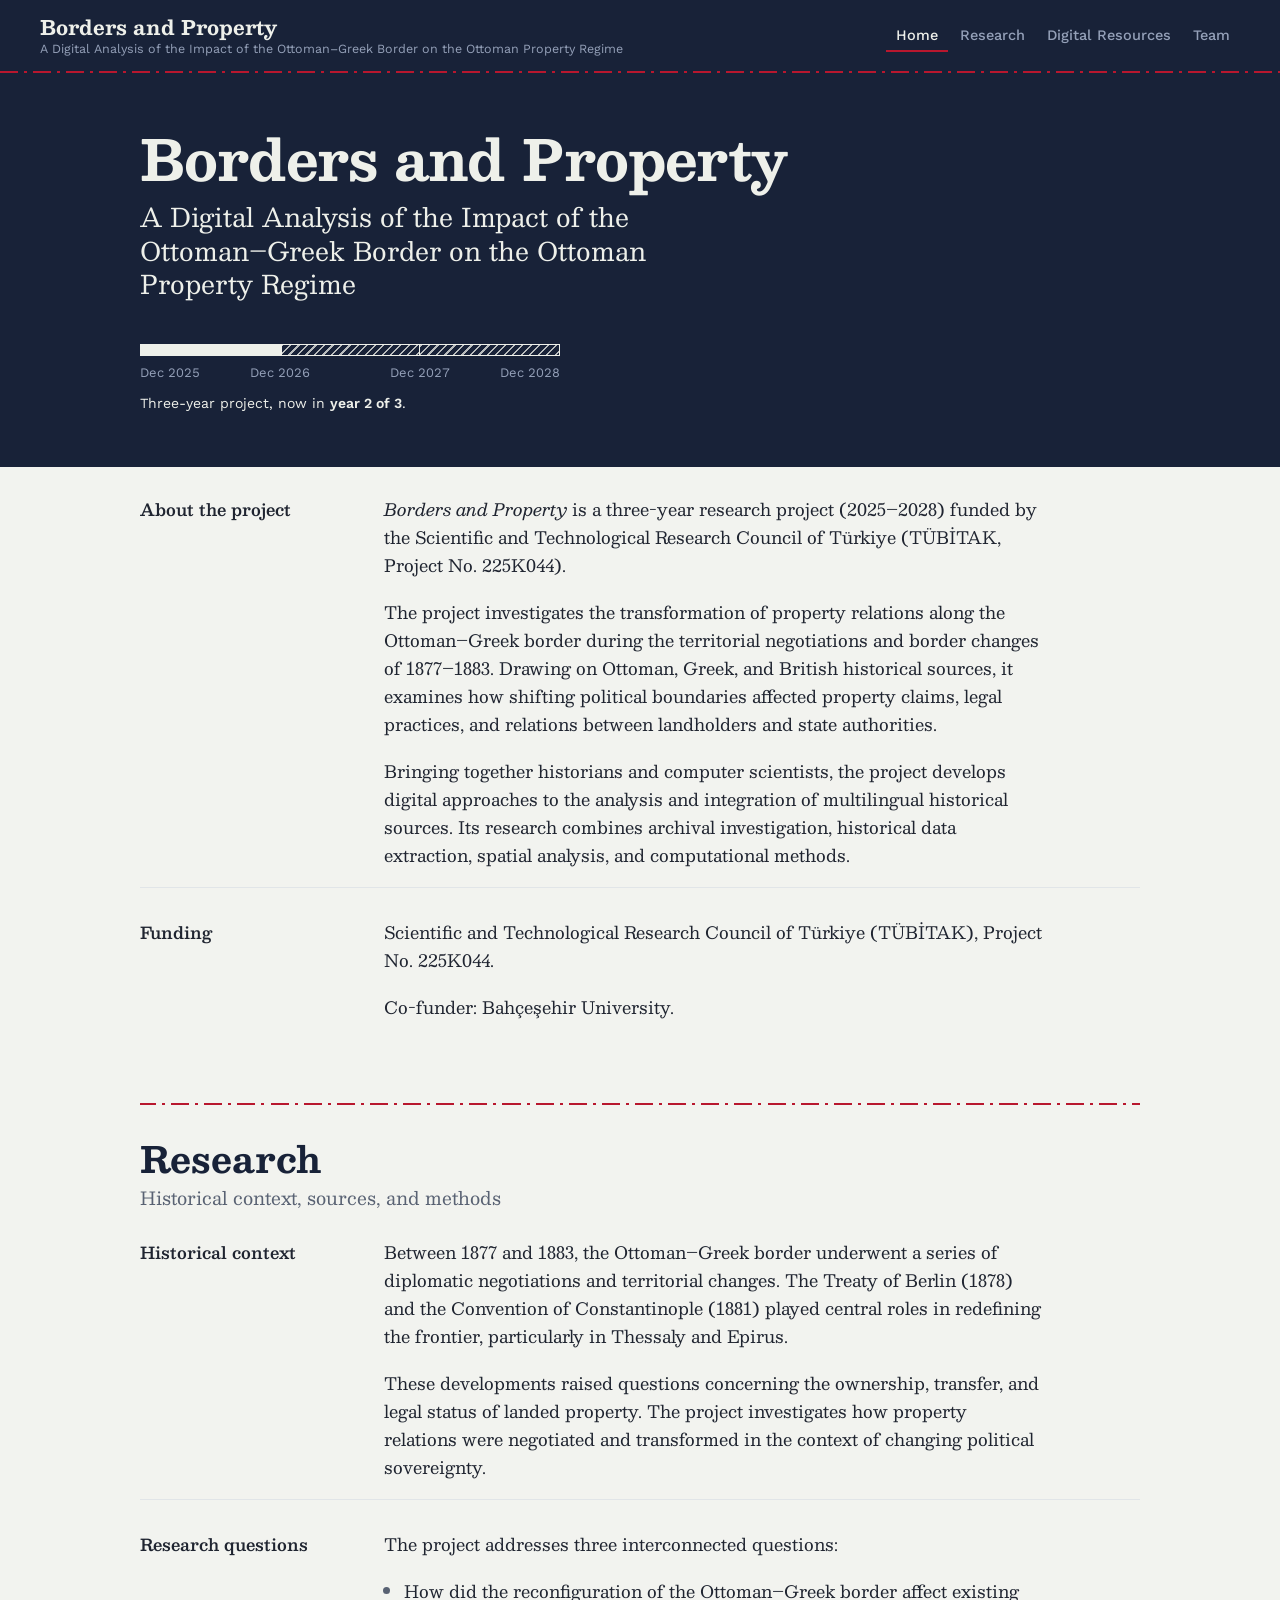
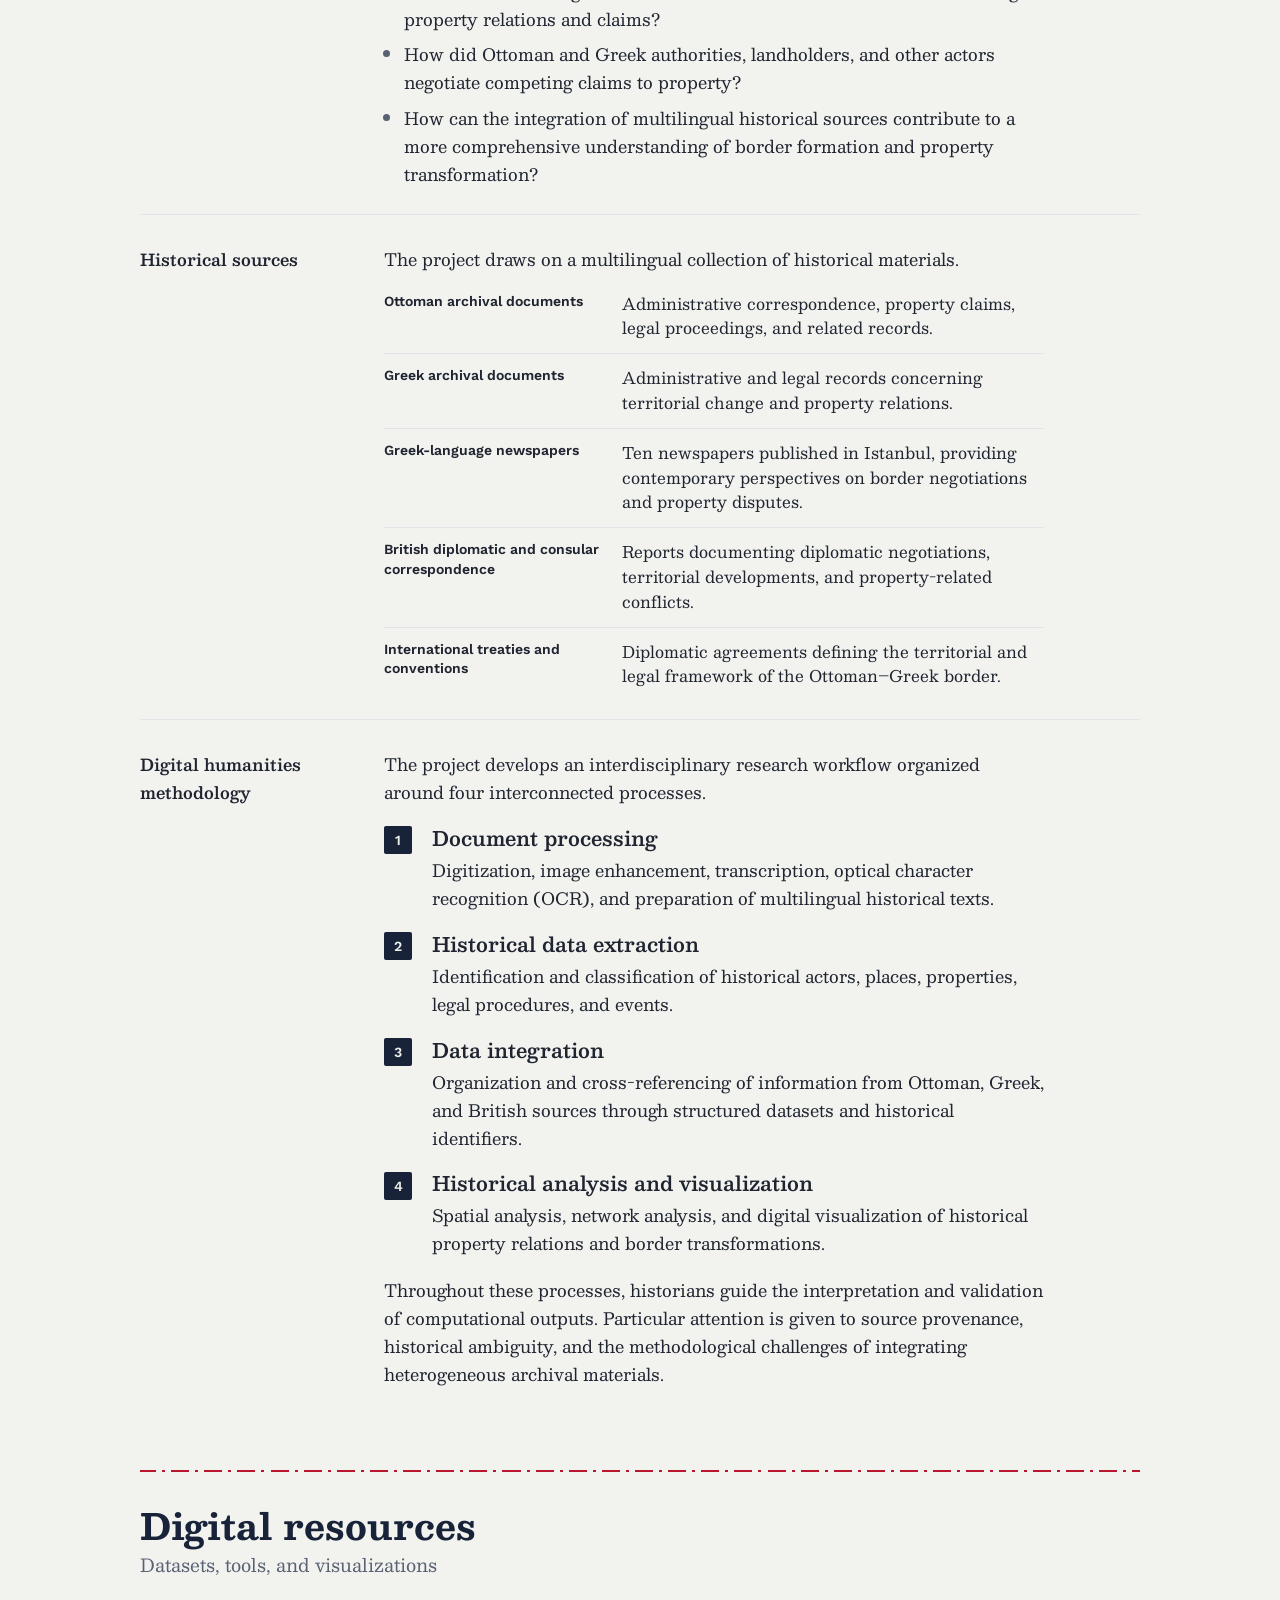
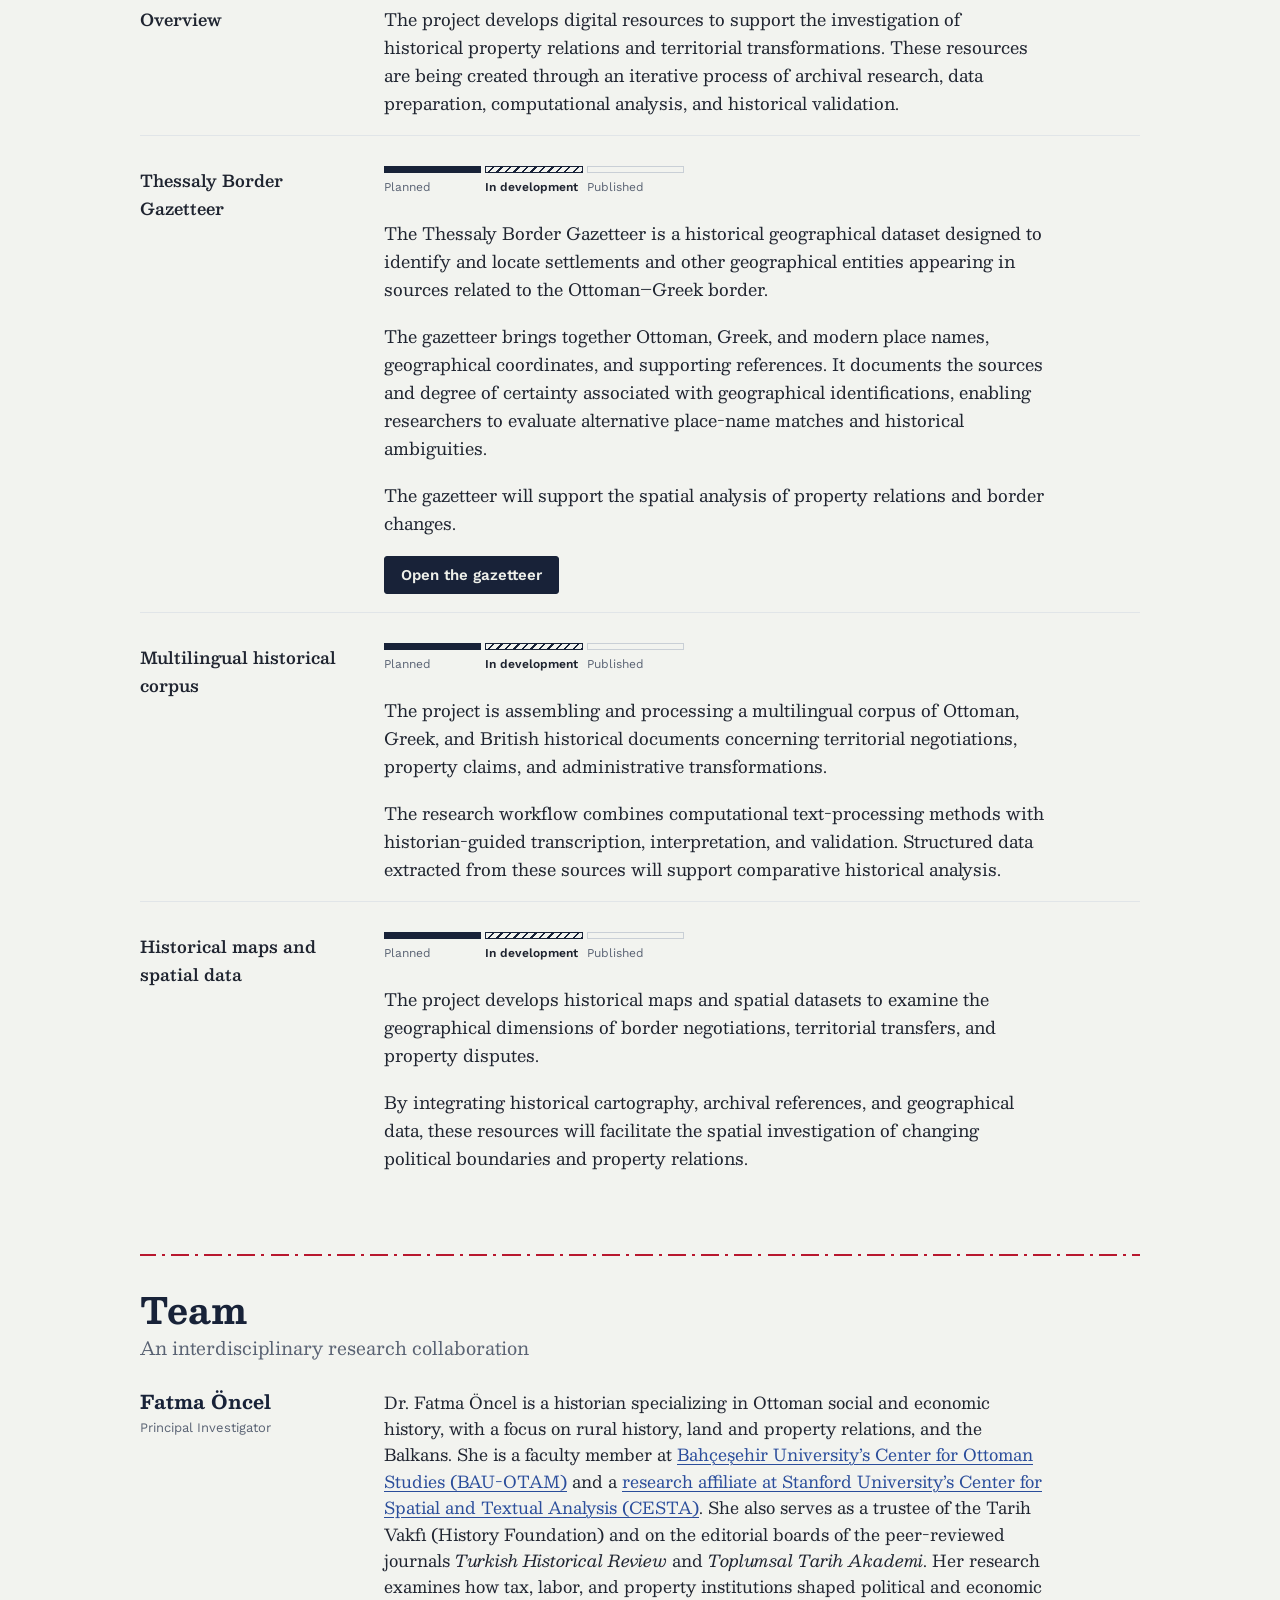
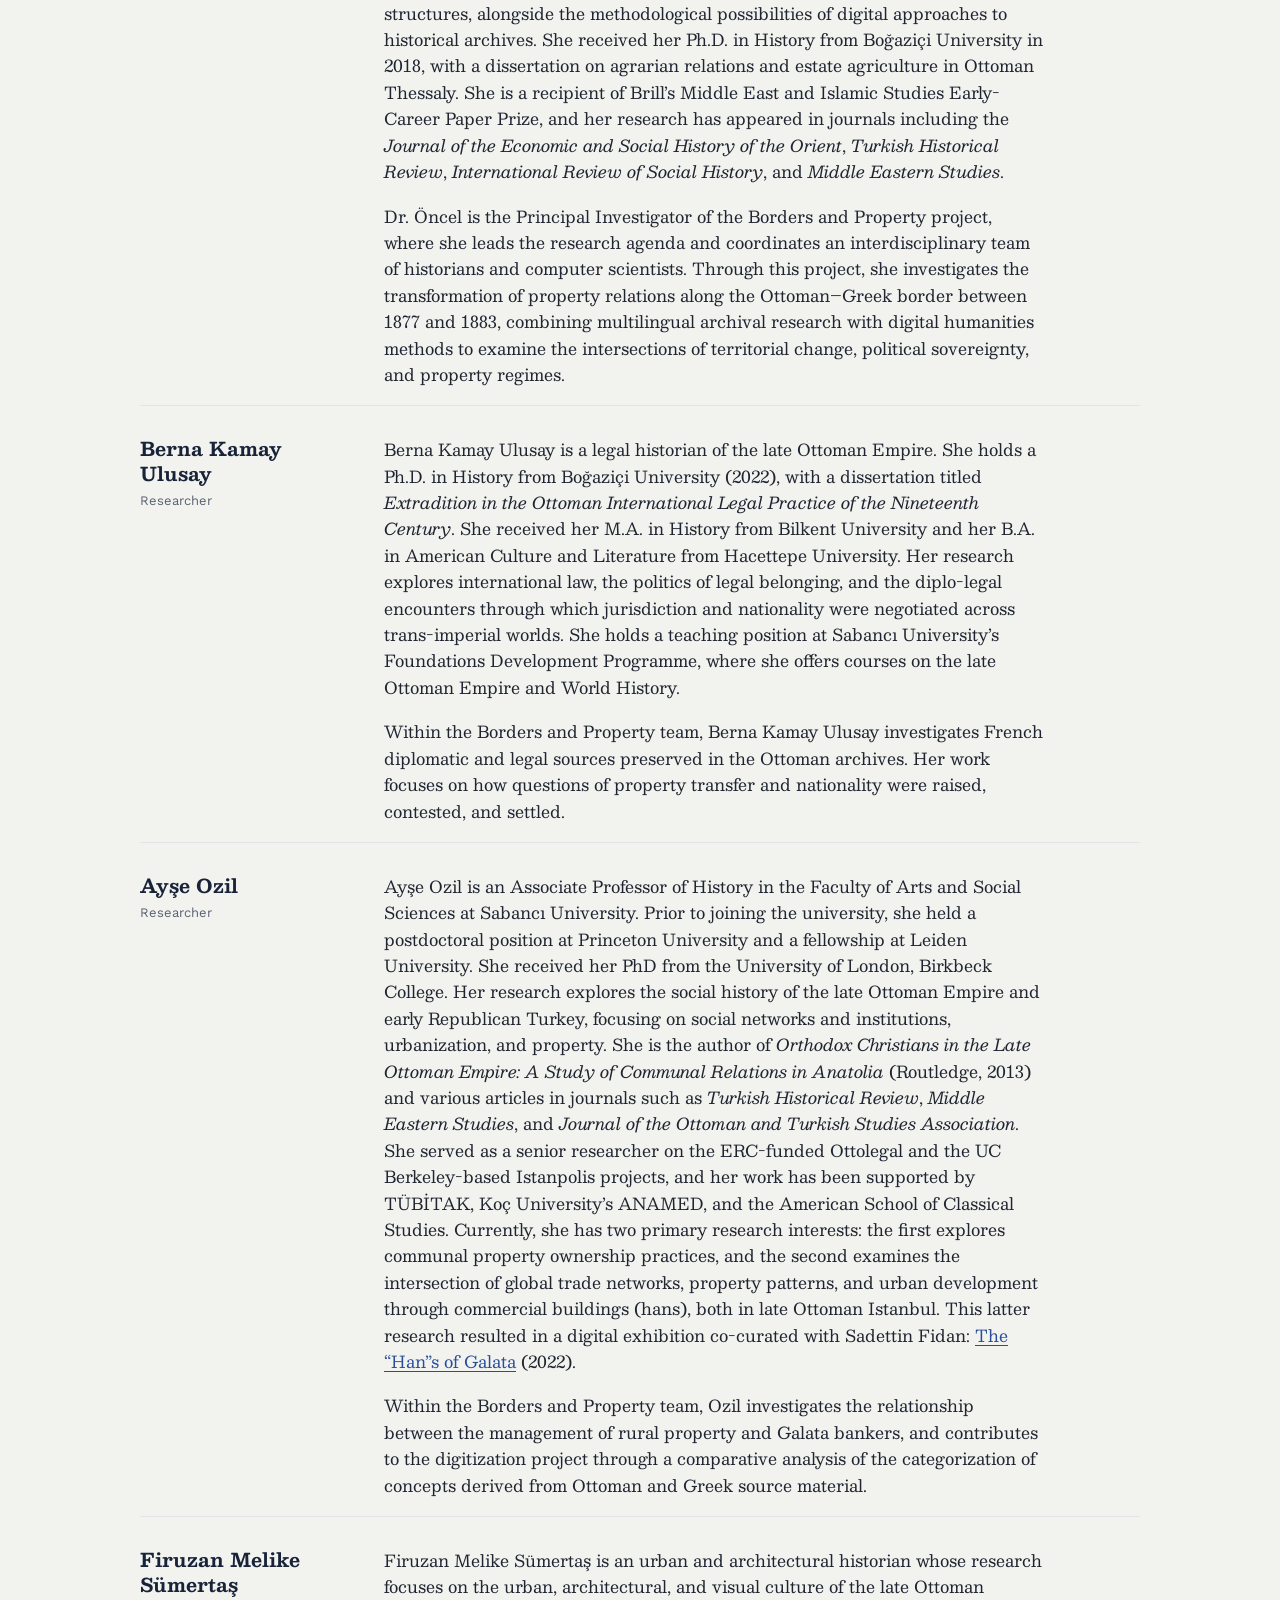
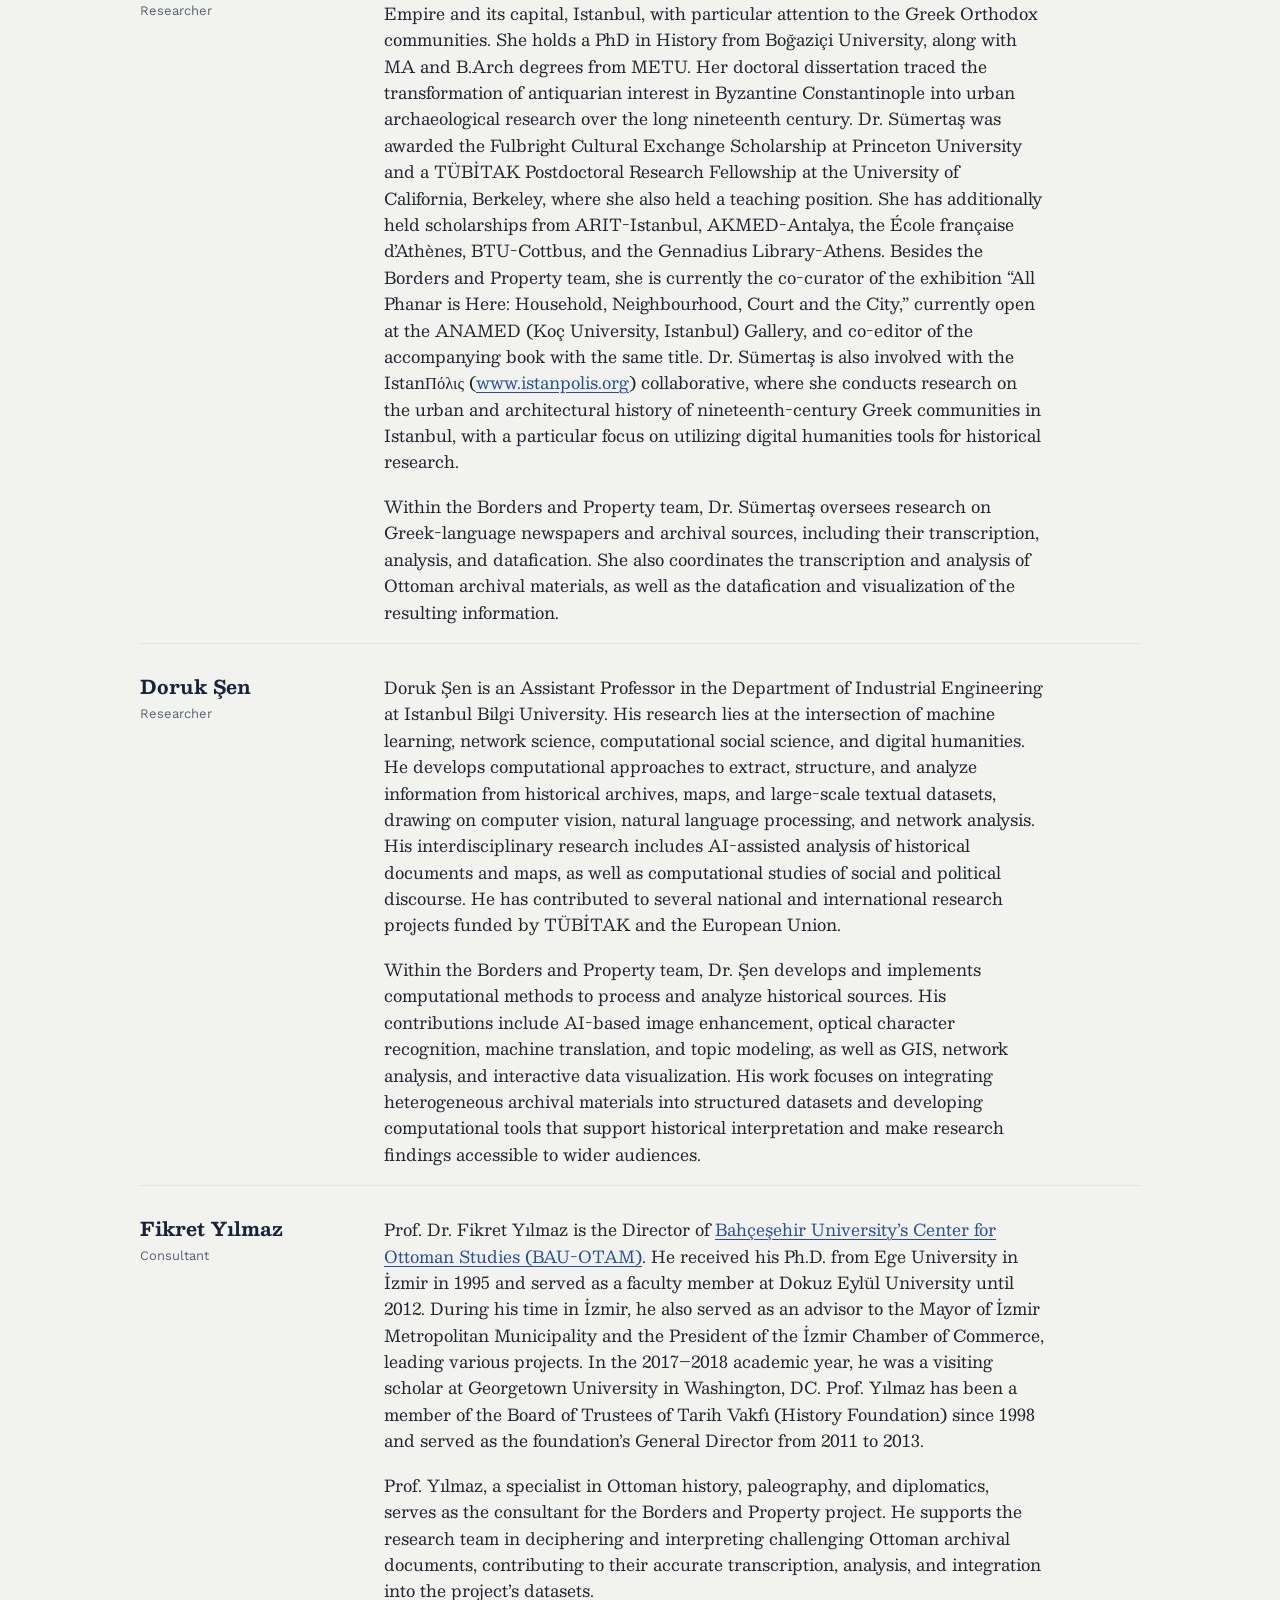
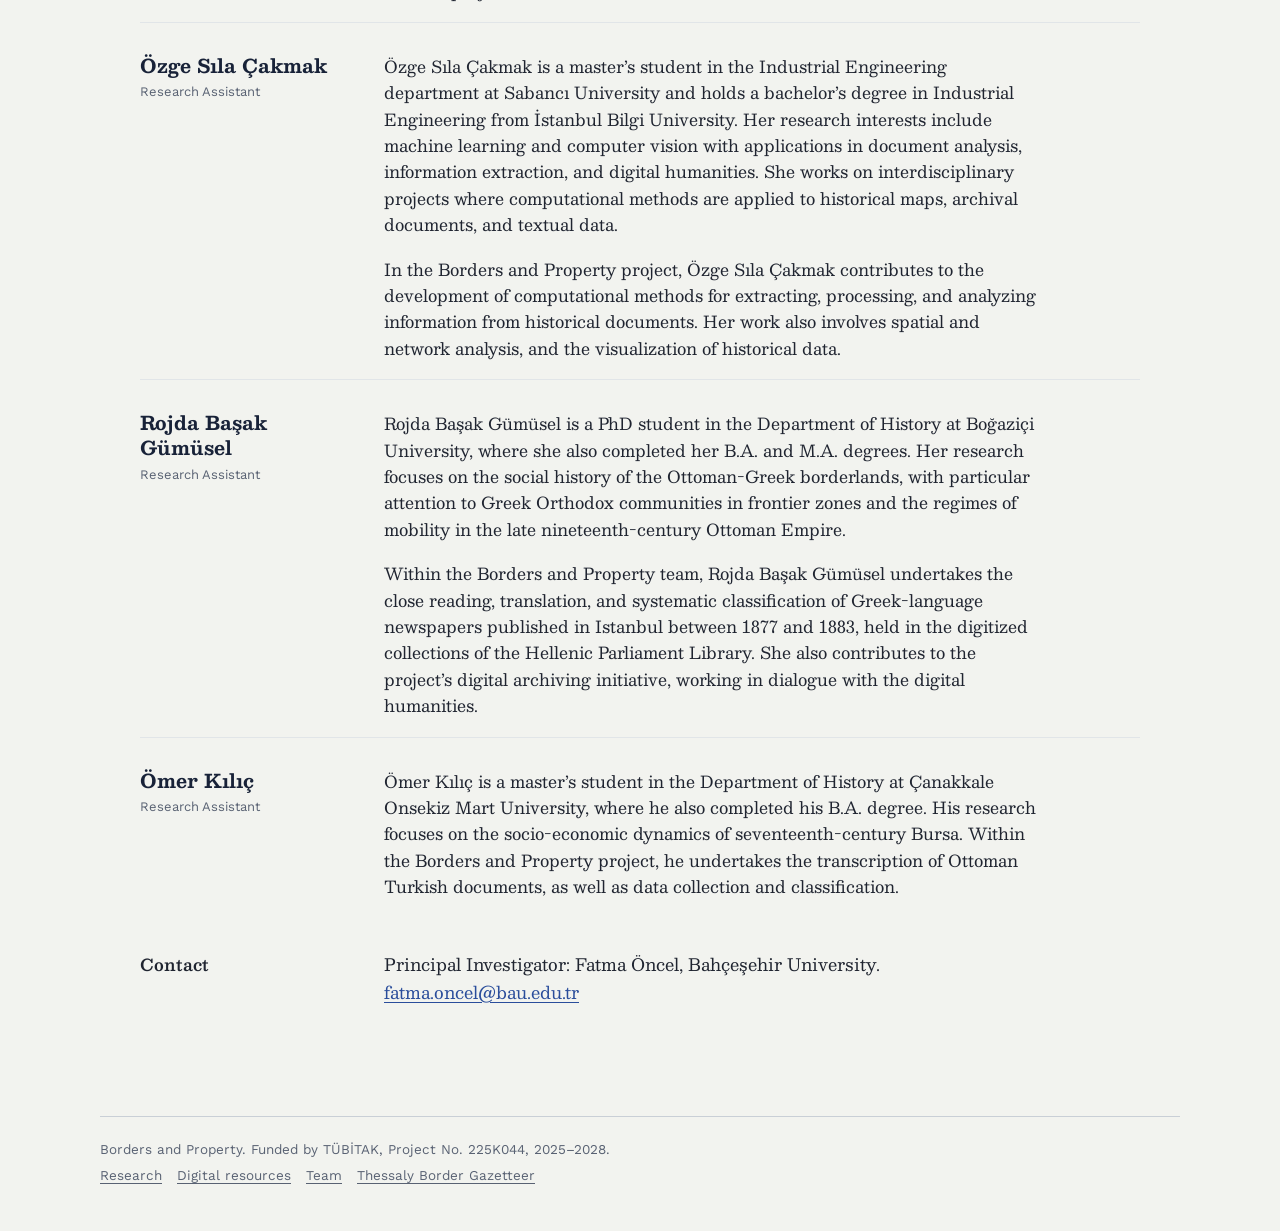
<file: index.html>
<!DOCTYPE html>
<html lang="en">
<head>
  <meta charset="UTF-8">
  <meta name="viewport" content="width=device-width, initial-scale=1.0">
  <title>Borders and Property</title>
  <meta name="description" content="Borders and Property: A Digital Analysis of the Impact of the Ottoman–Greek Border on the Ottoman Property Regime. A three-year research project funded by TÜBİTAK, 2025–2028.">
  <link rel="preconnect" href="https://fonts.googleapis.com">
  <link rel="preconnect" href="https://fonts.gstatic.com" crossorigin>
  <link href="https://fonts.googleapis.com/css2?family=Besley:ital,wght@0,400..900;1,400..900&family=Work+Sans:ital,wght@0,300..700;1,300..700&display=swap" rel="stylesheet">
  <link rel="stylesheet" href="/site.css">
</head>
<body>

  <header class="app-header">
    <a class="brand" href="#home">
      <span class="brand-name">Borders and Property</span>
      <span class="brand-sub">A Digital Analysis of the Impact of the Ottoman–Greek Border on the Ottoman Property Regime</span>
    </a>
    <nav class="site-nav" aria-label="Site">
      <a href="#home" aria-current="page">Home</a>
      <a href="#research">Research</a>
      <a href="#resources"><span class="long">Digital </span>Resources</a>
      <a href="#team">Team</a>
    </nav>
  </header>
  <div class="frontier-line" aria-hidden="true"></div>

  <!-- ===================== HOME ===================== -->
  <section class="hero" id="home" data-nav>
    <div class="hero-inner">
      <h1>Borders and Property<span class="title-sub">A Digital Analysis of the Impact of the Ottoman–Greek Border on the Ottoman Property Regime</span></h1>

      <div class="scale" id="projectScale" role="img" aria-label="Project timeline from December 2025 to December 2028, now in year 1 of 3">
        <div class="scale-bar">
          <span class="scale-seg"><span class="fill" style="width:90%"></span></span>
          <span class="scale-seg"><span class="fill" style="width:0%"></span></span>
          <span class="scale-seg"><span class="fill" style="width:0%"></span></span>
        </div>
        <ol class="scale-ticks" aria-hidden="true">
          <li style="left:0">Dec 2025</li>
          <li style="left:33.333%">Dec 2026</li>
          <li style="left:66.667%">Dec 2027</li>
          <li style="left:100%">Dec 2028</li>
        </ol>
        <p class="scale-note">Three-year project, now in <strong>year <span id="scaleYear">1</span> of 3</strong>.</p>
      </div>
    </div>
  </section>

  <main class="page">

    <div class="part part-home">

      <section class="section">
        <h3>About the project</h3>
        <div class="body">
          <p><em>Borders and Property</em> is a three-year research project (2025–2028) funded by the Scientific and Technological Research Council of Türkiye (TÜBİTAK, Project No. 225K044).</p>
          <p>The project investigates the transformation of property relations along the Ottoman–Greek border during the territorial negotiations and border changes of 1877–1883. Drawing on Ottoman, Greek, and British historical sources, it examines how shifting political boundaries affected property claims, legal practices, and relations between landholders and state authorities.</p>
          <p>Bringing together historians and computer scientists, the project develops digital approaches to the analysis and integration of multilingual historical sources. Its research combines archival investigation, historical data extraction, spatial analysis, and computational methods.</p>
        </div>
      </section>

      <section class="section">
        <h3>Funding</h3>
        <div class="body">
          <p>Scientific and Technological Research Council of Türkiye (TÜBİTAK), Project No. 225K044.</p>
          <p>Co-funder: Bahçeşehir University.</p>
        </div>
      </section>

    </div>

    <!-- ===================== RESEARCH ===================== -->
    <div class="part" id="research" data-nav>
      <header class="part-head">
        <h2>Research</h2>
        <p>Historical context, sources, and methods</p>
      </header>

      <section class="section">
        <h3>Historical context</h3>
        <div class="body">
          <p>Between 1877 and 1883, the Ottoman–Greek border underwent a series of diplomatic negotiations and territorial changes. The Treaty of Berlin (1878) and the Convention of Constantinople (1881) played central roles in redefining the frontier, particularly in Thessaly and Epirus.</p>
          <p>These developments raised questions concerning the ownership, transfer, and legal status of landed property. The project investigates how property relations were negotiated and transformed in the context of changing political sovereignty.</p>
        </div>
      </section>

      <section class="section">
        <h3>Research questions</h3>
        <div class="body">
          <p>The project addresses three interconnected questions:</p>
          <ul>
            <li>How did the reconfiguration of the Ottoman–Greek border affect existing property relations and claims?</li>
            <li>How did Ottoman and Greek authorities, landholders, and other actors negotiate competing claims to property?</li>
            <li>How can the integration of multilingual historical sources contribute to a more comprehensive understanding of border formation and property transformation?</li>
          </ul>
        </div>
      </section>

      <section class="section">
        <h3>Historical sources</h3>
        <div class="body">
          <p>The project draws on a multilingual collection of historical materials.</p>
          <table class="sources">
            <tr><th scope="row">Ottoman archival documents</th><td>Administrative correspondence, property claims, legal proceedings, and related records.</td></tr>
            <tr><th scope="row">Greek archival documents</th><td>Administrative and legal records concerning territorial change and property relations.</td></tr>
            <tr><th scope="row">Greek-language newspapers</th><td>Ten newspapers published in Istanbul, providing contemporary perspectives on border negotiations and property disputes.</td></tr>
            <tr><th scope="row">British diplomatic and consular correspondence</th><td>Reports documenting diplomatic negotiations, territorial developments, and property-related conflicts.</td></tr>
            <tr><th scope="row">International treaties and conventions</th><td>Diplomatic agreements defining the territorial and legal framework of the Ottoman–Greek border.</td></tr>
          </table>
        </div>
      </section>

      <section class="section">
        <h3>Digital humanities methodology</h3>
        <div class="body">
          <p>The project develops an interdisciplinary research workflow organized around four interconnected processes.</p>
          <ol class="workflow">
            <li>
              <h4>Document processing</h4>
              <p>Digitization, image enhancement, transcription, optical character recognition (OCR), and preparation of multilingual historical texts.</p>
            </li>
            <li>
              <h4>Historical data extraction</h4>
              <p>Identification and classification of historical actors, places, properties, legal procedures, and events.</p>
            </li>
            <li>
              <h4>Data integration</h4>
              <p>Organization and cross-referencing of information from Ottoman, Greek, and British sources through structured datasets and historical identifiers.</p>
            </li>
            <li>
              <h4>Historical analysis and visualization</h4>
              <p>Spatial analysis, network analysis, and digital visualization of historical property relations and border transformations.</p>
            </li>
          </ol>
          <p>Throughout these processes, historians guide the interpretation and validation of computational outputs. Particular attention is given to source provenance, historical ambiguity, and the methodological challenges of integrating heterogeneous archival materials.</p>
        </div>
      </section>
    </div>

    <!-- ===================== DIGITAL RESOURCES ===================== -->
    <div class="part" id="resources" data-nav>
      <header class="part-head">
        <h2>Digital resources</h2>
        <p>Datasets, tools, and visualizations</p>
      </header>

      <section class="section">
        <h3>Overview</h3>
        <div class="body">
          <p>The project develops digital resources to support the investigation of historical property relations and territorial transformations. These resources are being created through an iterative process of archival research, data preparation, computational analysis, and historical validation.</p>
        </div>
      </section>

      <section class="section">
        <h3>Thessaly Border Gazetteer</h3>
        <div class="body">
          <ol class="status" aria-label="Status: in development">
            <li class="is-done">Planned</li>
            <li class="is-now">In development</li>
            <li>Published</li>
          </ol>
          <p>The Thessaly Border Gazetteer is a historical geographical dataset designed to identify and locate settlements and other geographical entities appearing in sources related to the Ottoman–Greek border.</p>
          <p>The gazetteer brings together Ottoman, Greek, and modern place names, geographical coordinates, and supporting references. It documents the sources and degree of certainty associated with geographical identifications, enabling researchers to evaluate alternative place-name matches and historical ambiguities.</p>
          <p>The gazetteer will support the spatial analysis of property relations and border changes.</p>
          <p><a class="btn" href="/Thessaly-Border-Gazetteer/">Open the gazetteer</a></p>
        </div>
      </section>

      <section class="section">
        <h3>Multilingual historical corpus</h3>
        <div class="body">
          <ol class="status" aria-label="Status: in development">
            <li class="is-done">Planned</li>
            <li class="is-now">In development</li>
            <li>Published</li>
          </ol>
          <p>The project is assembling and processing a multilingual corpus of Ottoman, Greek, and British historical documents concerning territorial negotiations, property claims, and administrative transformations.</p>
          <p>The research workflow combines computational text-processing methods with historian-guided transcription, interpretation, and validation. Structured data extracted from these sources will support comparative historical analysis.</p>
        </div>
      </section>

      <section class="section">
        <h3>Historical maps and spatial data</h3>
        <div class="body">
          <ol class="status" aria-label="Status: in development">
            <li class="is-done">Planned</li>
            <li class="is-now">In development</li>
            <li>Published</li>
          </ol>
          <p>The project develops historical maps and spatial datasets to examine the geographical dimensions of border negotiations, territorial transfers, and property disputes.</p>
          <p>By integrating historical cartography, archival references, and geographical data, these resources will facilitate the spatial investigation of changing political boundaries and property relations.</p>
        </div>
      </section>
    </div>

    <!-- ===================== TEAM ===================== -->
    <div class="part" id="team" data-nav>
      <header class="part-head">
        <h2>Team</h2>
        <p>An interdisciplinary research collaboration</p>
      </header>

      <!--
        One <article class="person"> per team member. Fields:
          .person-name   full name
          .person-role   role in the project, then affiliation
          .person-bio    one or two paragraphs
          .person-photo  square photo: <img src="/team/photos/<slug>.jpg" alt="">
                         leave the div empty until a photo is available; it renders hatched.
      -->
      <div class="people">

        <article class="person">
          <div class="person-text">
            <h3 class="person-name">Fatma Öncel</h3>
            <p class="person-role">Principal Investigator</p>
            <div class="person-bio">
              <p>Dr. Fatma Öncel is a historian specializing in Ottoman social and economic history, with a focus on rural history, land and property relations, and the Balkans. She is a faculty member at <a href="https://bau.edu.tr/akademik/12660-otam">Bahçeşehir University’s Center for Ottoman Studies (BAU-OTAM)</a> and a <a href="https://profiles.stanford.edu/fatma-oncel">research affiliate at Stanford University’s Center for Spatial and Textual Analysis (CESTA)</a>. She also serves as a trustee of the Tarih Vakfı (History Foundation) and on the editorial boards of the peer-reviewed journals <em>Turkish Historical Review</em> and <em>Toplumsal Tarih Akademi</em>. Her research examines how tax, labor, and property institutions shaped political and economic structures, alongside the methodological possibilities of digital approaches to historical archives. She received her Ph.D. in History from Boğaziçi University in 2018, with a dissertation on agrarian relations and estate agriculture in Ottoman Thessaly. She is a recipient of Brill’s Middle East and Islamic Studies Early-Career Paper Prize, and her research has appeared in journals including the <em>Journal of the Economic and Social History of the Orient</em>, <em>Turkish Historical Review</em>, <em>International Review of Social History</em>, and <em>Middle Eastern Studies</em>.</p>
              <p>Dr. Öncel is the Principal Investigator of the Borders and Property project, where she leads the research agenda and coordinates an interdisciplinary team of historians and computer scientists. Through this project, she investigates the transformation of property relations along the Ottoman–Greek border between 1877 and 1883, combining multilingual archival research with digital humanities methods to examine the intersections of territorial change, political sovereignty, and property regimes.</p>
            </div>
          </div>
        </article>

        <article class="person">
          <div class="person-text">
            <h3 class="person-name">Berna Kamay Ulusay</h3>
            <p class="person-role">Researcher</p>
            <div class="person-bio">
              <p>Berna Kamay Ulusay is a legal historian of the late Ottoman Empire. She holds a Ph.D. in History from Boğaziçi University (2022), with a dissertation titled <em>Extradition in the Ottoman International Legal Practice of the Nineteenth Century</em>. She received her M.A. in History from Bilkent University and her B.A. in American Culture and Literature from Hacettepe University. Her research explores international law, the politics of legal belonging, and the diplo-legal encounters through which jurisdiction and nationality were negotiated across trans-imperial worlds. She holds a teaching position at Sabancı University’s Foundations Development Programme, where she offers courses on the late Ottoman Empire and World History.</p>
              <p>Within the Borders and Property team, Berna Kamay Ulusay investigates French diplomatic and legal sources preserved in the Ottoman archives. Her work focuses on how questions of property transfer and nationality were raised, contested, and settled.</p>
            </div>
          </div>
        </article>

        <article class="person">
          <div class="person-text">
            <h3 class="person-name">Ayşe Ozil</h3>
            <p class="person-role">Researcher</p>
            <div class="person-bio">
              <p>Ayşe Ozil is an Associate Professor of History in the Faculty of Arts and Social Sciences at Sabancı University. Prior to joining the university, she held a postdoctoral position at Princeton University and a fellowship at Leiden University. She received her PhD from the University of London, Birkbeck College. Her research explores the social history of the late Ottoman Empire and early Republican Turkey, focusing on social networks and institutions, urbanization, and property. She is the author of <em>Orthodox Christians in the Late Ottoman Empire: A Study of Communal Relations in Anatolia</em> (Routledge, 2013) and various articles in journals such as <em>Turkish Historical Review</em>, <em>Middle Eastern Studies</em>, and <em>Journal of the Ottoman and Turkish Studies Association</em>. She served as a senior researcher on the ERC-funded Ottolegal and the UC Berkeley-based Istanpolis projects, and her work has been supported by TÜBİTAK, Koç University’s ANAMED, and the American School of Classical Studies. Currently, she has two primary research interests: the first explores communal property ownership practices, and the second examines the intersection of global trade networks, property patterns, and urban development through commercial buildings (hans), both in late Ottoman Istanbul. This latter research resulted in a digital exhibition co-curated with Sadettin Fidan: <a href="https://artsandculture.google.com/story/the-han-s-of-galata-sakp-sabanc-museum/HQWhQ-nXDqLkBg?hl=en">The “Han”s of Galata</a> (2022).</p>
              <p>Within the Borders and Property team, Ozil investigates the relationship between the management of rural property and Galata bankers, and contributes to the digitization project through a comparative analysis of the categorization of concepts derived from Ottoman and Greek source material.</p>
            </div>
          </div>
        </article>

        <article class="person">
          <div class="person-text">
            <h3 class="person-name">Firuzan Melike Sümertaş</h3>
            <p class="person-role">Researcher</p>
            <div class="person-bio">
              <p>Firuzan Melike Sümertaş is an urban and architectural historian whose research focuses on the urban, architectural, and visual culture of the late Ottoman Empire and its capital, Istanbul, with particular attention to the Greek Orthodox communities. She holds a PhD in History from Boğaziçi University, along with MA and B.Arch degrees from METU. Her doctoral dissertation traced the transformation of antiquarian interest in Byzantine Constantinople into urban archaeological research over the long nineteenth century. Dr. Sümertaş was awarded the Fulbright Cultural Exchange Scholarship at Princeton University and a TÜBİTAK Postdoctoral Research Fellowship at the University of California, Berkeley, where she also held a teaching position. She has additionally held scholarships from ARIT-Istanbul, AKMED-Antalya, the École française d’Athènes, BTU-Cottbus, and the Gennadius Library-Athens. Besides the Borders and Property team, she is currently the co-curator of the exhibition “All Phanar is Here: Household, Neighbourhood, Court and the City,” currently open at the ANAMED (Koç University, Istanbul) Gallery, and co-editor of the accompanying book with the same title. Dr. Sümertaş is also involved with the IstanΠόλις (<a href="http://www.istanpolis.org/">www.istanpolis.org</a>) collaborative, where she conducts research on the urban and architectural history of nineteenth-century Greek communities in Istanbul, with a particular focus on utilizing digital humanities tools for historical research.</p>
              <p>Within the Borders and Property team, Dr. Sümertaş oversees research on Greek-language newspapers and archival sources, including their transcription, analysis, and datafication. She also coordinates the transcription and analysis of Ottoman archival materials, as well as the datafication and visualization of the resulting information.</p>
            </div>
          </div>
        </article>

        <article class="person">
          <div class="person-text">
            <h3 class="person-name">Doruk Şen</h3>
            <p class="person-role">Researcher</p>
            <div class="person-bio">
              <p>Doruk Şen is an Assistant Professor in the Department of Industrial Engineering at Istanbul Bilgi University. His research lies at the intersection of machine learning, network science, computational social science, and digital humanities. He develops computational approaches to extract, structure, and analyze information from historical archives, maps, and large-scale textual datasets, drawing on computer vision, natural language processing, and network analysis. His interdisciplinary research includes AI-assisted analysis of historical documents and maps, as well as computational studies of social and political discourse. He has contributed to several national and international research projects funded by TÜBİTAK and the European Union.</p>
              <p>Within the Borders and Property team, Dr. Şen develops and implements computational methods to process and analyze historical sources. His contributions include AI-based image enhancement, optical character recognition, machine translation, and topic modeling, as well as GIS, network analysis, and interactive data visualization. His work focuses on integrating heterogeneous archival materials into structured datasets and developing computational tools that support historical interpretation and make research findings accessible to wider audiences.</p>
            </div>
          </div>
        </article>

        <article class="person">
          <div class="person-text">
            <h3 class="person-name">Fikret Yılmaz</h3>
            <p class="person-role">Consultant</p>
            <div class="person-bio">
              <p>Prof. Dr. Fikret Yılmaz is the Director of <a href="https://bau.edu.tr/akademik/12660-otam">Bahçeşehir University’s Center for Ottoman Studies (BAU-OTAM)</a>. He received his Ph.D. from Ege University in İzmir in 1995 and served as a faculty member at Dokuz Eylül University until 2012. During his time in İzmir, he also served as an advisor to the Mayor of İzmir Metropolitan Municipality and the President of the İzmir Chamber of Commerce, leading various projects. In the 2017–2018 academic year, he was a visiting scholar at Georgetown University in Washington, DC. Prof. Yılmaz has been a member of the Board of Trustees of Tarih Vakfı (History Foundation) since 1998 and served as the foundation’s General Director from 2011 to 2013.</p>
              <p>Prof. Yılmaz, a specialist in Ottoman history, paleography, and diplomatics, serves as the consultant for the Borders and Property project. He supports the research team in deciphering and interpreting challenging Ottoman archival documents, contributing to their accurate transcription, analysis, and integration into the project’s datasets.</p>
            </div>
          </div>
        </article>

        <article class="person">
          <div class="person-text">
            <h3 class="person-name">Özge Sıla Çakmak</h3>
            <p class="person-role">Research Assistant</p>
            <div class="person-bio">
              <p>Özge Sıla Çakmak is a master’s student in the Industrial Engineering department at Sabancı University and holds a bachelor’s degree in Industrial Engineering from İstanbul Bilgi University. Her research interests include machine learning and computer vision with applications in document analysis, information extraction, and digital humanities. She works on interdisciplinary projects where computational methods are applied to historical maps, archival documents, and textual data.</p>
              <p>In the Borders and Property project, Özge Sıla Çakmak contributes to the development of computational methods for extracting, processing, and analyzing information from historical documents. Her work also involves spatial and network analysis, and the visualization of historical data.</p>
            </div>
          </div>
        </article>

        <article class="person">
          <div class="person-text">
            <h3 class="person-name">Rojda Başak Gümüsel</h3>
            <p class="person-role">Research Assistant</p>
            <div class="person-bio">
              <p>Rojda Başak Gümüsel is a PhD student in the Department of History at Boğaziçi University, where she also completed her B.A. and M.A. degrees. Her research focuses on the social history of the Ottoman-Greek borderlands, with particular attention to Greek Orthodox communities in frontier zones and the regimes of mobility in the late nineteenth-century Ottoman Empire.</p>
              <p>Within the Borders and Property team, Rojda Başak Gümüsel undertakes the close reading, translation, and systematic classification of Greek-language newspapers published in Istanbul between 1877 and 1883, held in the digitized collections of the Hellenic Parliament Library. She also contributes to the project’s digital archiving initiative, working in dialogue with the digital humanities.</p>
            </div>
          </div>
        </article>

        <article class="person">
          <div class="person-text">
            <h3 class="person-name">Ömer Kılıç</h3>
            <p class="person-role">Research Assistant</p>
            <div class="person-bio">
              <p>Ömer Kılıç is a master’s student in the Department of History at Çanakkale Onsekiz Mart University, where he also completed his B.A. degree. His research focuses on the socio-economic dynamics of seventeenth-century Bursa. Within the Borders and Property project, he undertakes the transcription of Ottoman Turkish documents, as well as data collection and classification.</p>
            </div>
          </div>
        </article>

      </div>

      <section class="section">
        <h3>Contact</h3>
        <div class="body">
          <p>Principal Investigator: Fatma Öncel, Bahçeşehir University.<br><a href="mailto:fatma.oncel@bau.edu.tr">fatma.oncel@bau.edu.tr</a></p>
        </div>
      </section>
    </div>

  </main>

  <footer class="site-footer">
    <p>Borders and Property. Funded by TÜBİTAK, Project No. 225K044, 2025–2028.</p>
    <p><a href="#research">Research</a> &nbsp; <a href="#resources">Digital resources</a> &nbsp; <a href="#team">Team</a> &nbsp; <a href="/Thessaly-Border-Gazetteer/">Thessaly Border Gazetteer</a></p>
  </footer>

  <script>
    // Project timeline: 2 December 2025 to 2 December 2028 (36 months).
    (function () {
      var START = new Date('2025-12-02');
      var MONTHS = 36;
      var end = new Date(START); end.setMonth(end.getMonth() + MONTHS);
      var f = Math.min(1, Math.max(0, (Date.now() - START) / (end - START)));
      var fills = document.querySelectorAll('#projectScale .fill');
      for (var i = 0; i < fills.length; i++) {
        var s = i / fills.length, e = (i + 1) / fills.length;
        var w = Math.min(1, Math.max(0, (f - s) / (e - s)));
        fills[i].style.width = (w * 100).toFixed(1) + '%';
      }
      var year = Math.min(fills.length, Math.floor(f * fills.length) + 1);
      document.getElementById('scaleYear').textContent = year;
      document.getElementById('projectScale').setAttribute('aria-label',
        'Project timeline from December 2025 to December 2028, now in year ' + year + ' of 3');
    })();

    // Navigation follows the scroll: the last part whose top has passed the header is current.
    (function () {
      var links = Array.prototype.slice.call(document.querySelectorAll('.site-nav a[href^="#"]'));
      var parts = Array.prototype.slice.call(document.querySelectorAll('[data-nav]'));
      var byId = {};
      links.forEach(function (a) { byId[a.getAttribute('href').slice(1)] = a; });
      var current = null, ticking = false;

      function headerH() {
        return parseFloat(getComputedStyle(document.documentElement).getPropertyValue('--header-h')) || 72;
      }
      function update() {
        ticking = false;
        var line = headerH() + 40, id = parts[0].id;
        parts.forEach(function (p) { if (p.getBoundingClientRect().top <= line) id = p.id; });
        var atBottom = window.innerHeight + window.scrollY >= document.documentElement.scrollHeight - 2;
        if (atBottom) id = parts[parts.length - 1].id;
        if (id === current) return;
        current = id;
        links.forEach(function (a) { a.removeAttribute('aria-current'); });
        if (byId[id]) byId[id].setAttribute('aria-current', 'page');
        if (history.replaceState) history.replaceState(null, '', id === parts[0].id ? location.pathname : '#' + id);
      }
      function onScroll() { if (!ticking) { ticking = true; requestAnimationFrame(update); } }
      window.addEventListener('scroll', onScroll, { passive: true });
      window.addEventListener('resize', onScroll);
      update();
    })();
  </script>
</body>
</html>
</file>
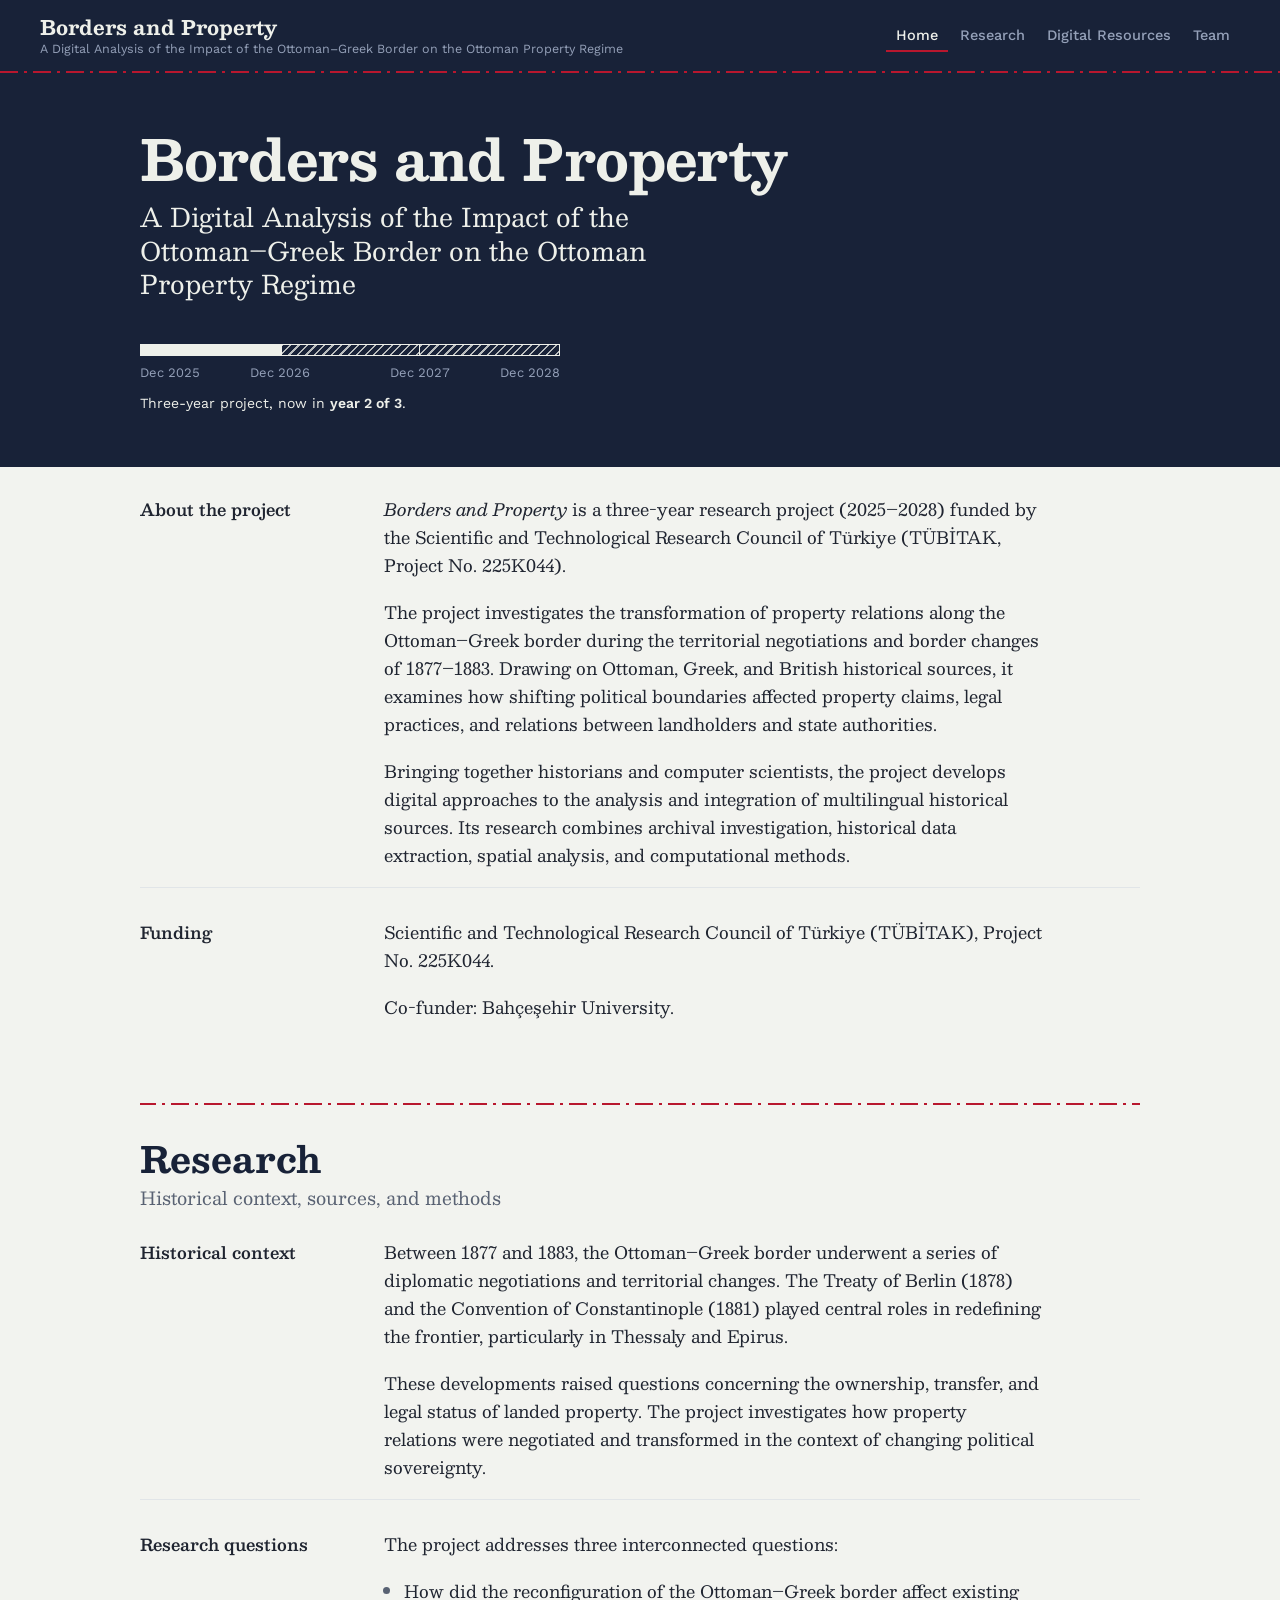
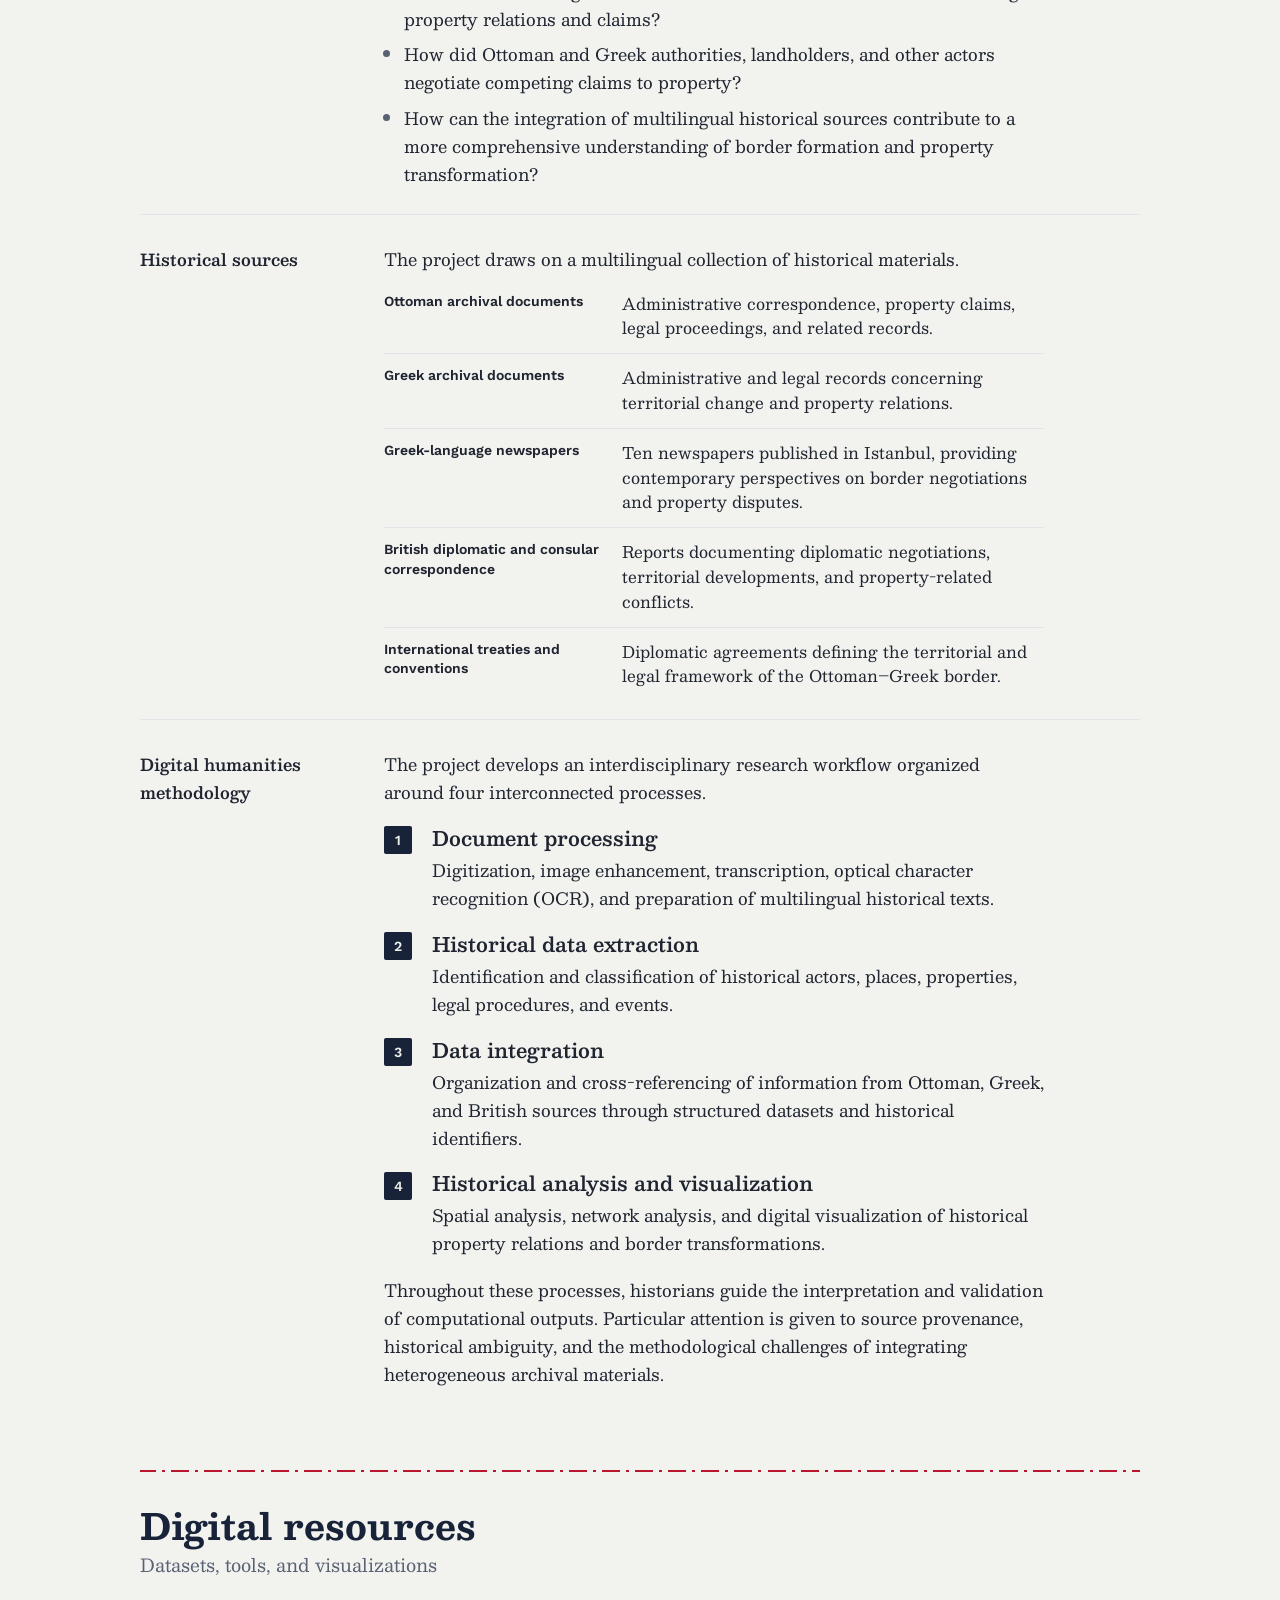
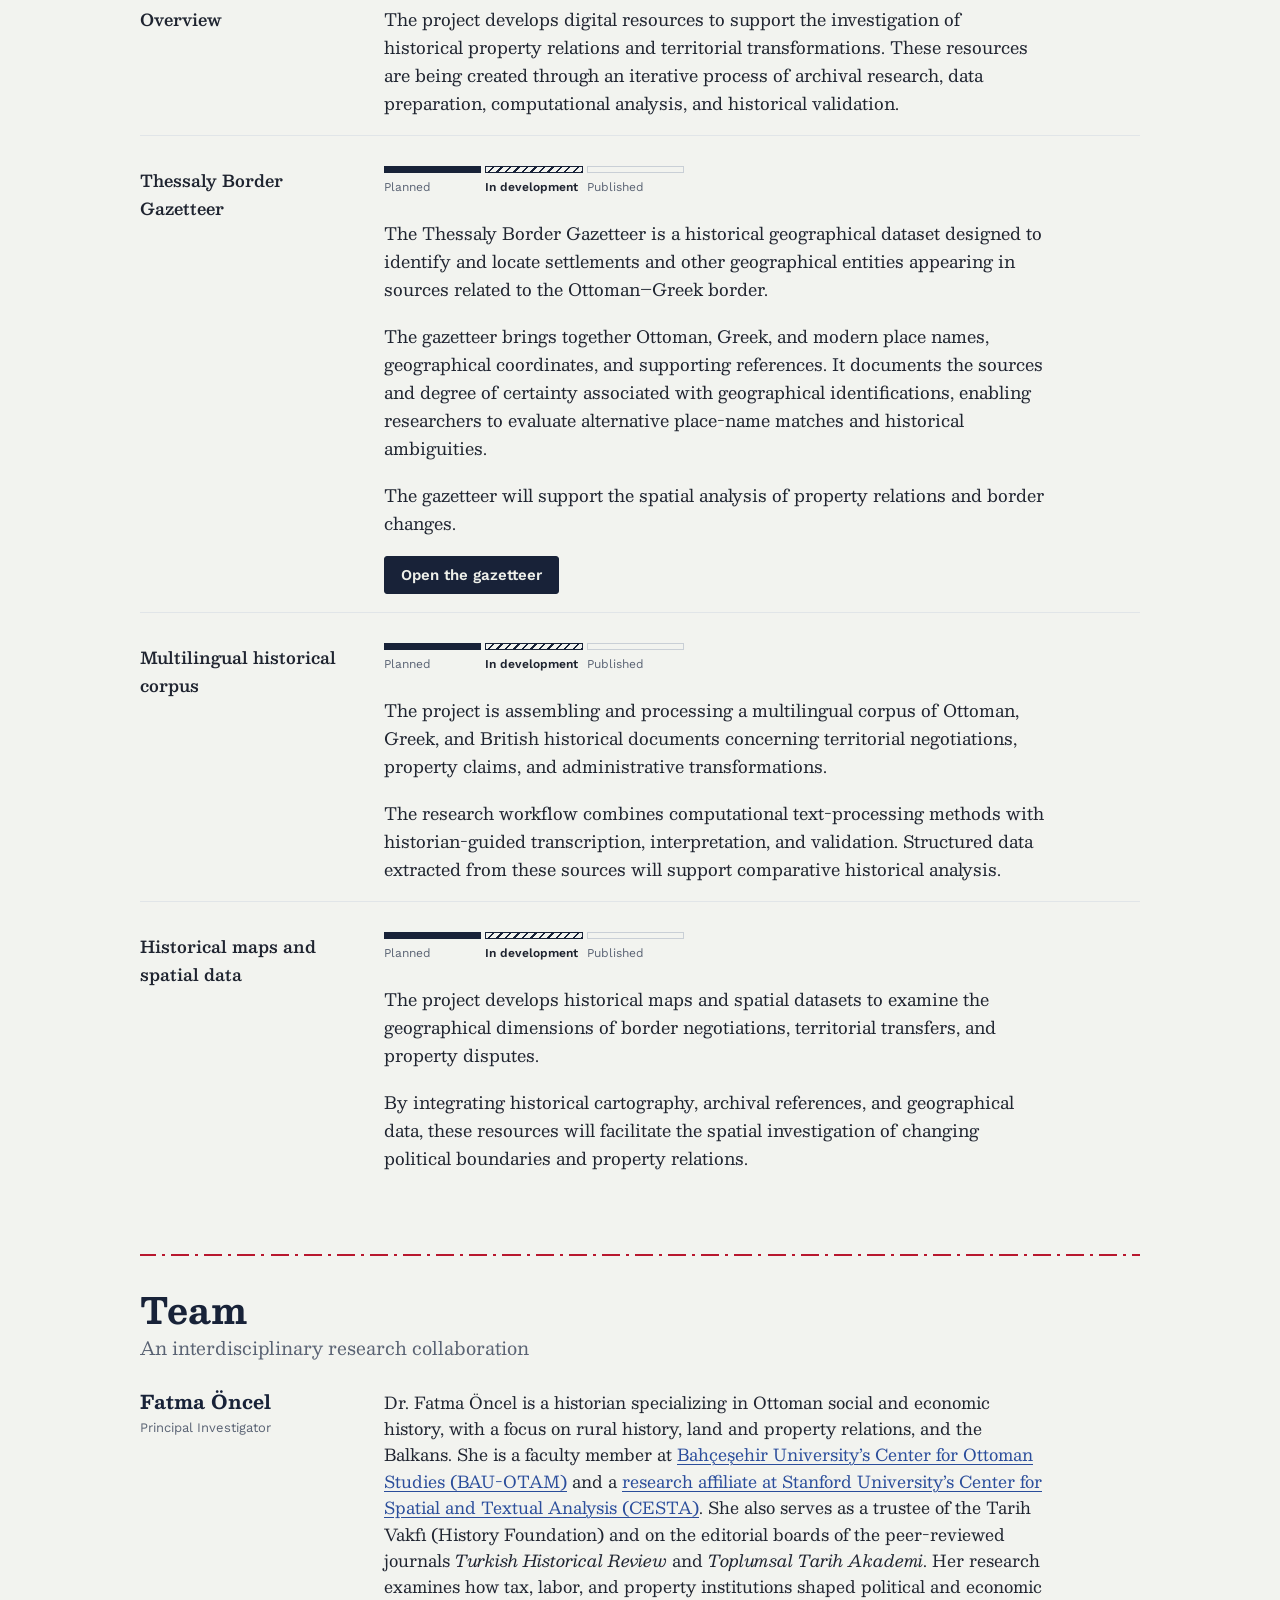
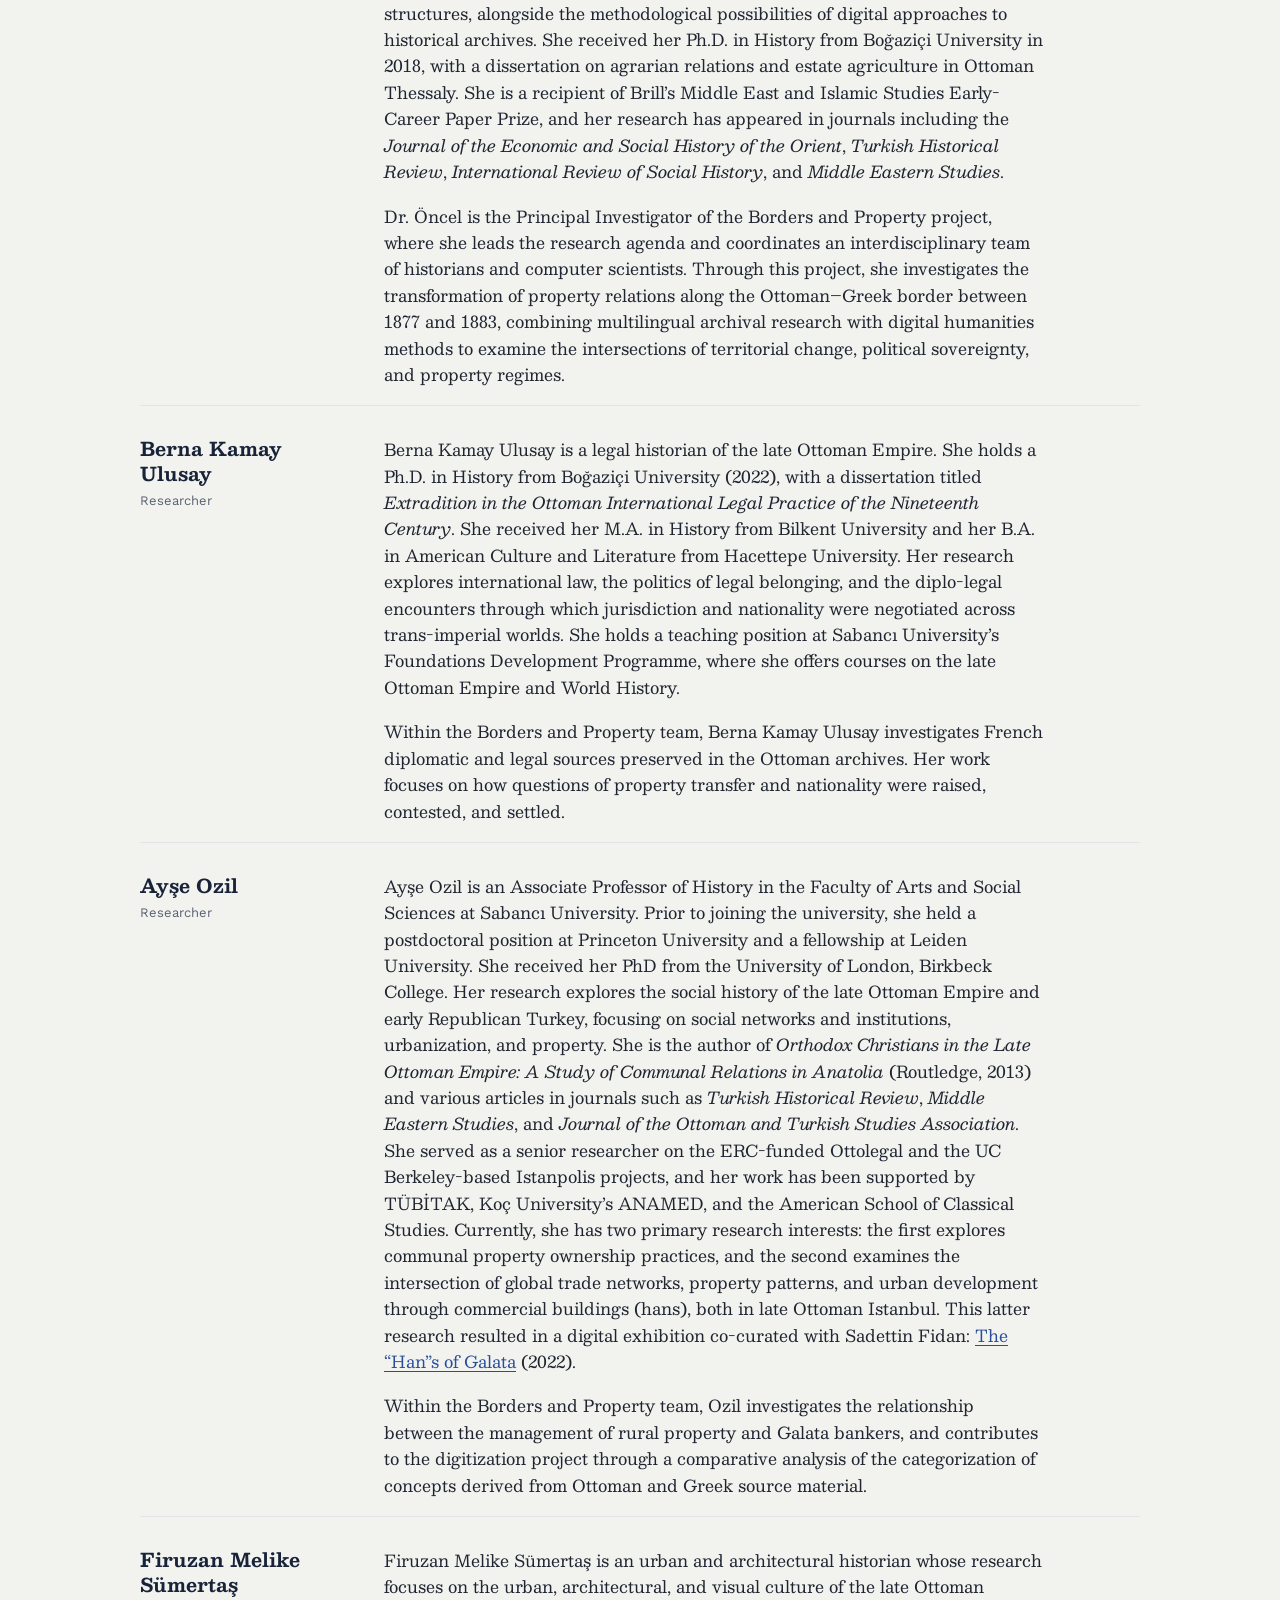
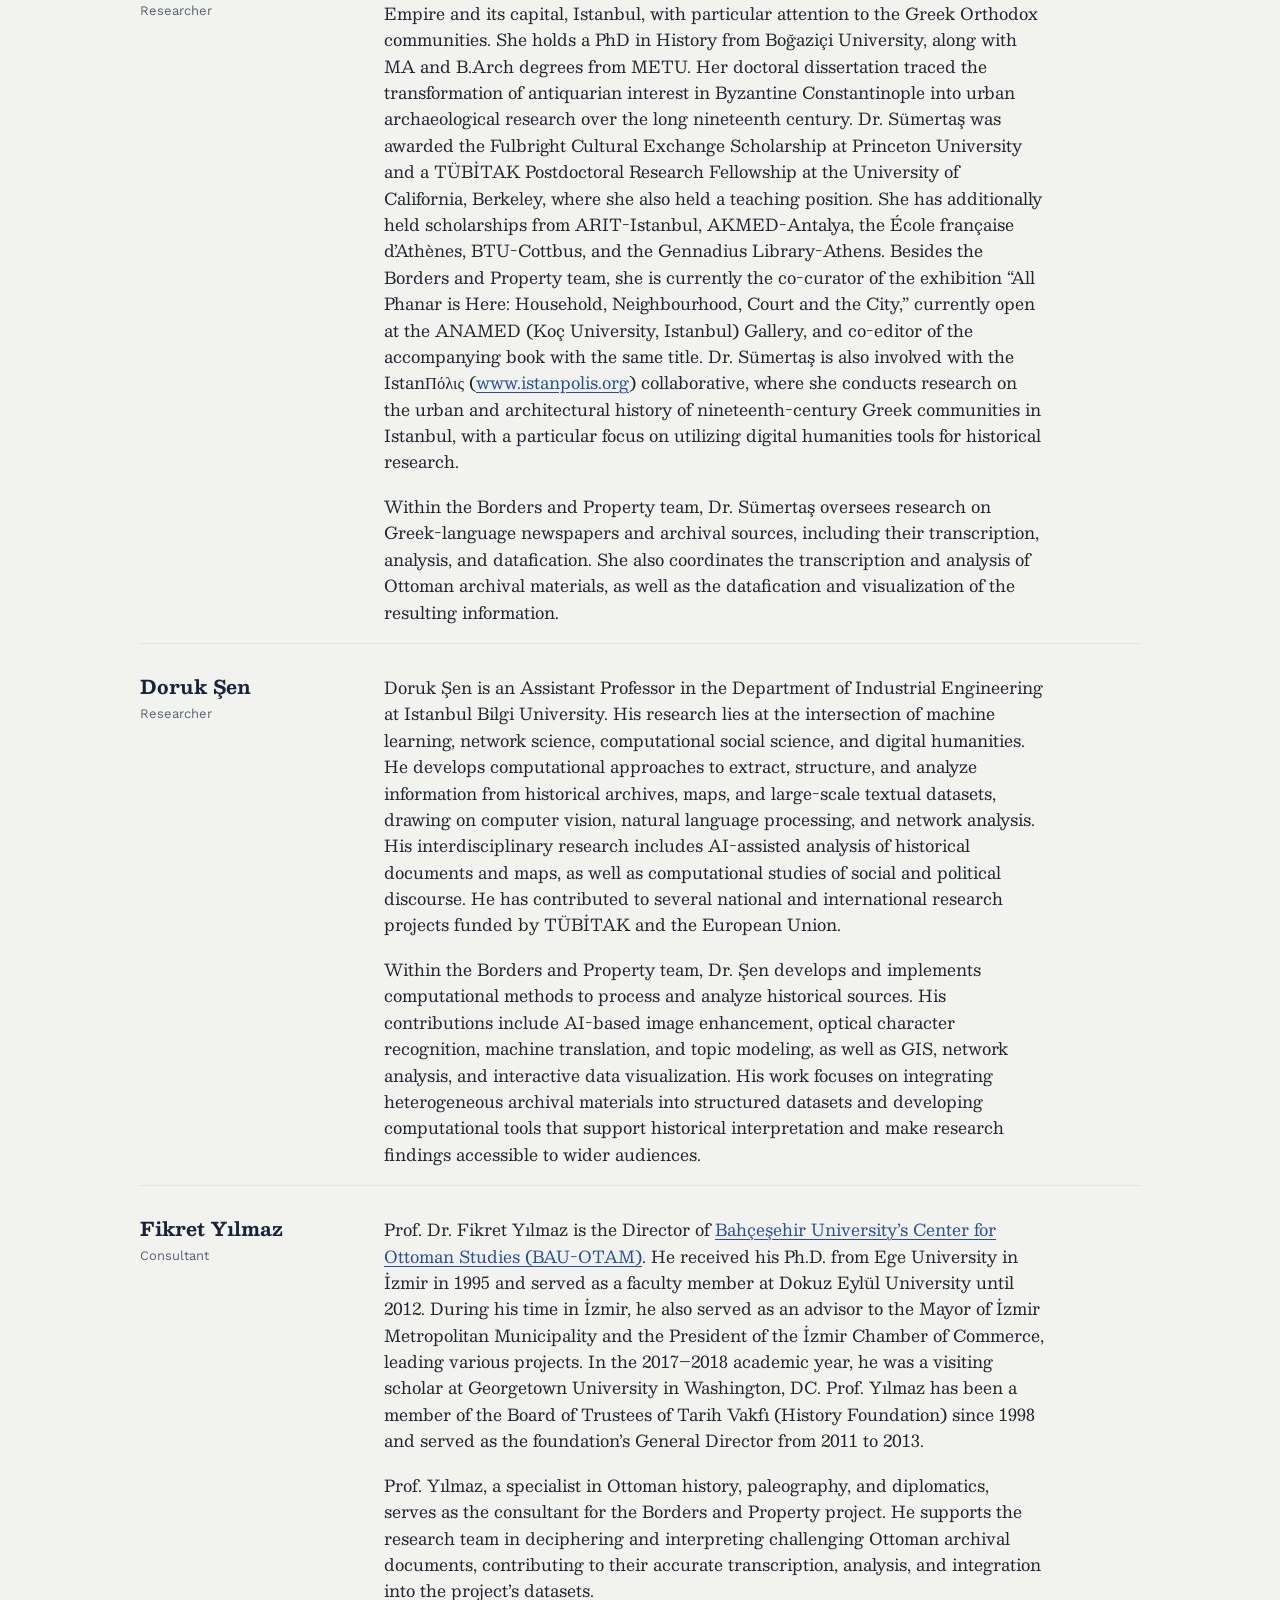
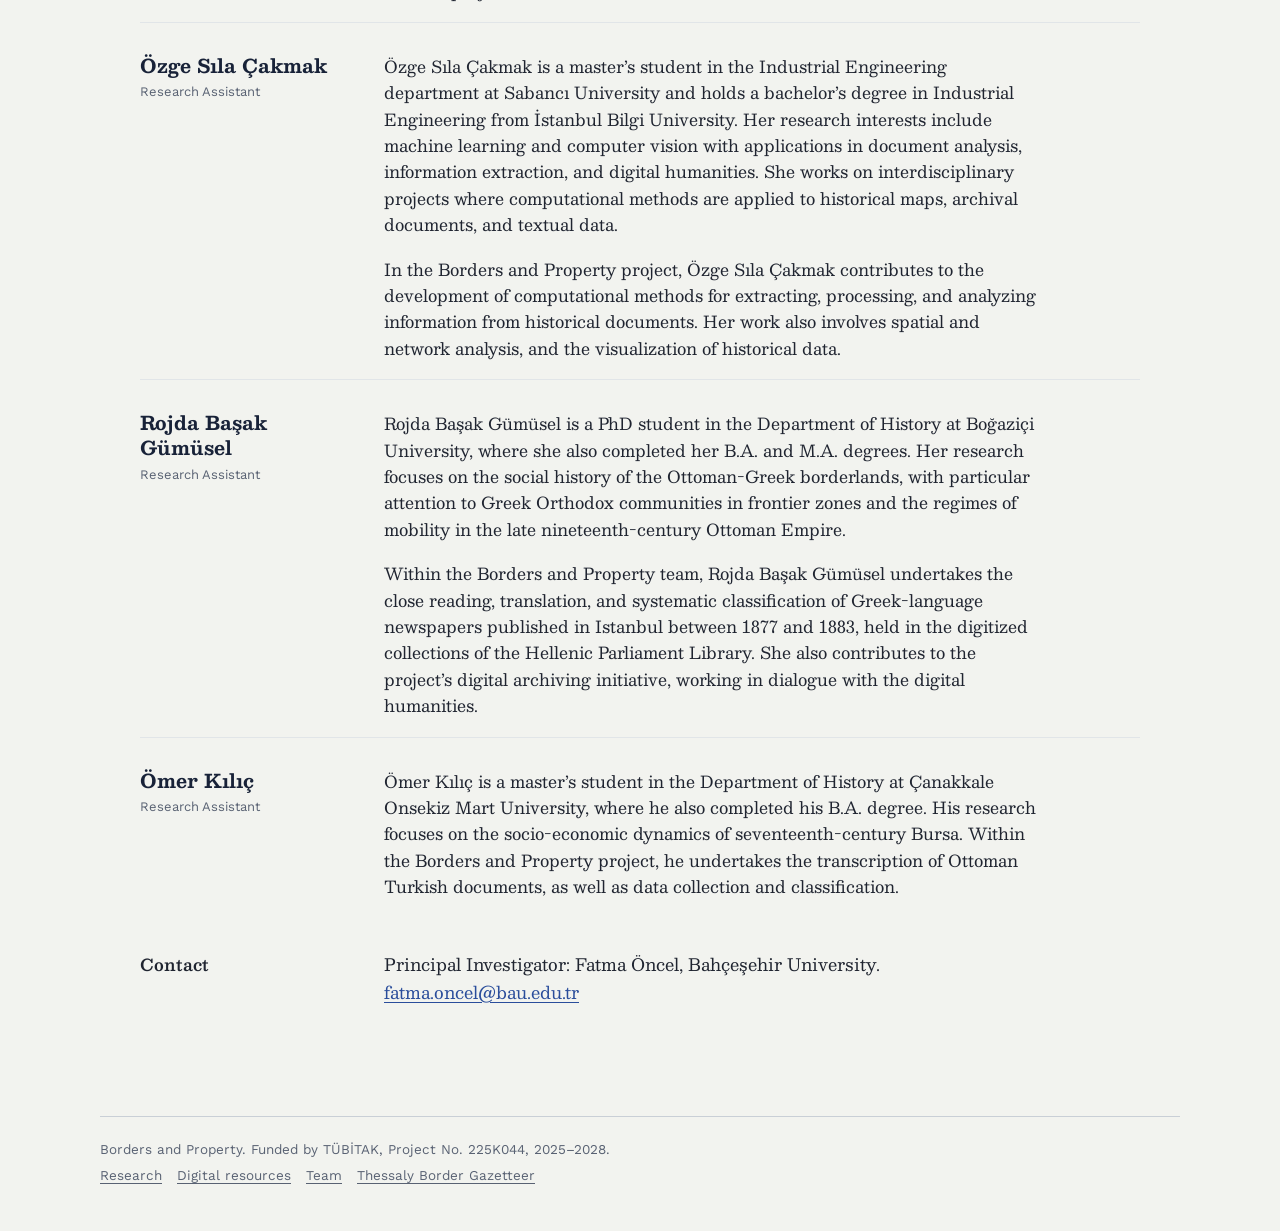
<file: research/index.html>
<!DOCTYPE html>
<html lang="en">
<head>
  <meta charset="UTF-8">
  <title>Borders and Property</title>
  <meta name="robots" content="noindex">
  <link rel="canonical" href="https://borders-and-property.github.io/#research">
  <meta http-equiv="refresh" content="0; url=/#research">
  <script>location.replace('/#research');</script>
</head>
<body>
  <p>This section has moved. <a href="/#research">Continue to Borders and Property</a>.</p>
</body>
</html>
</file>
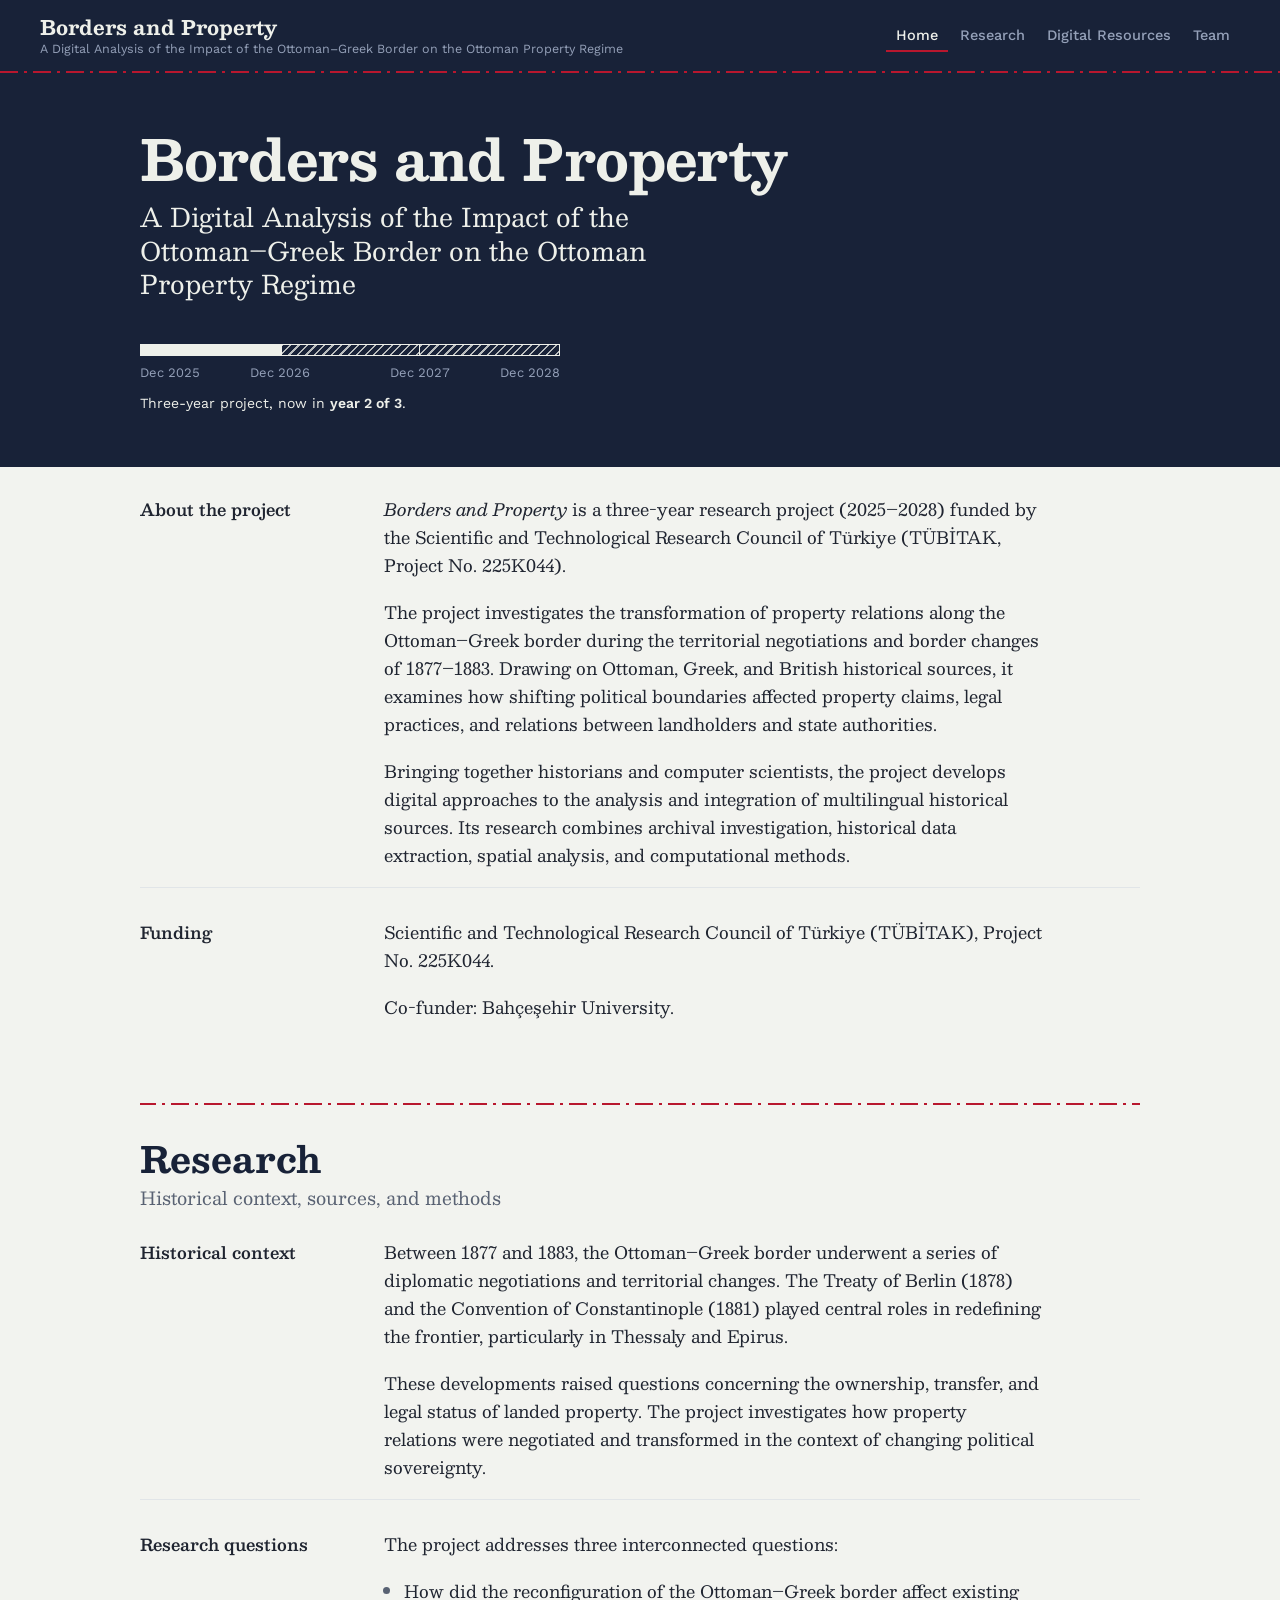
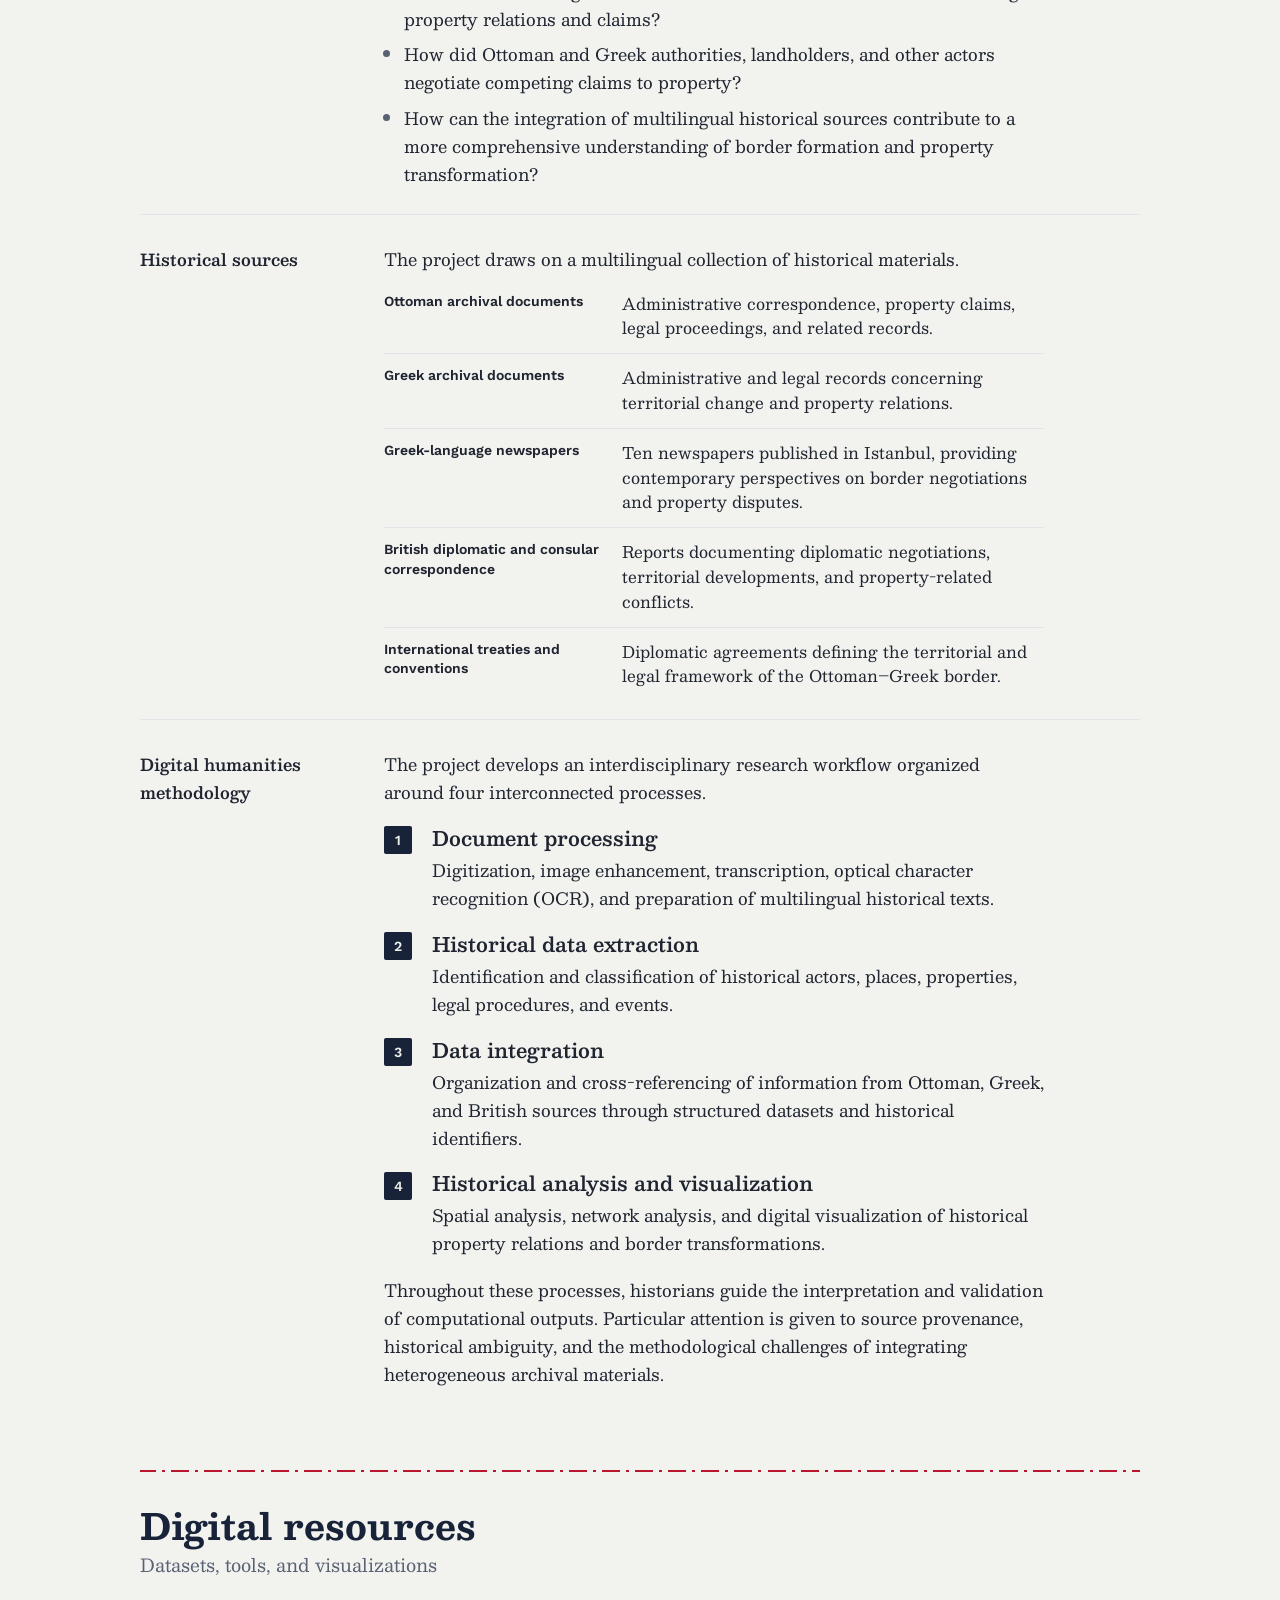
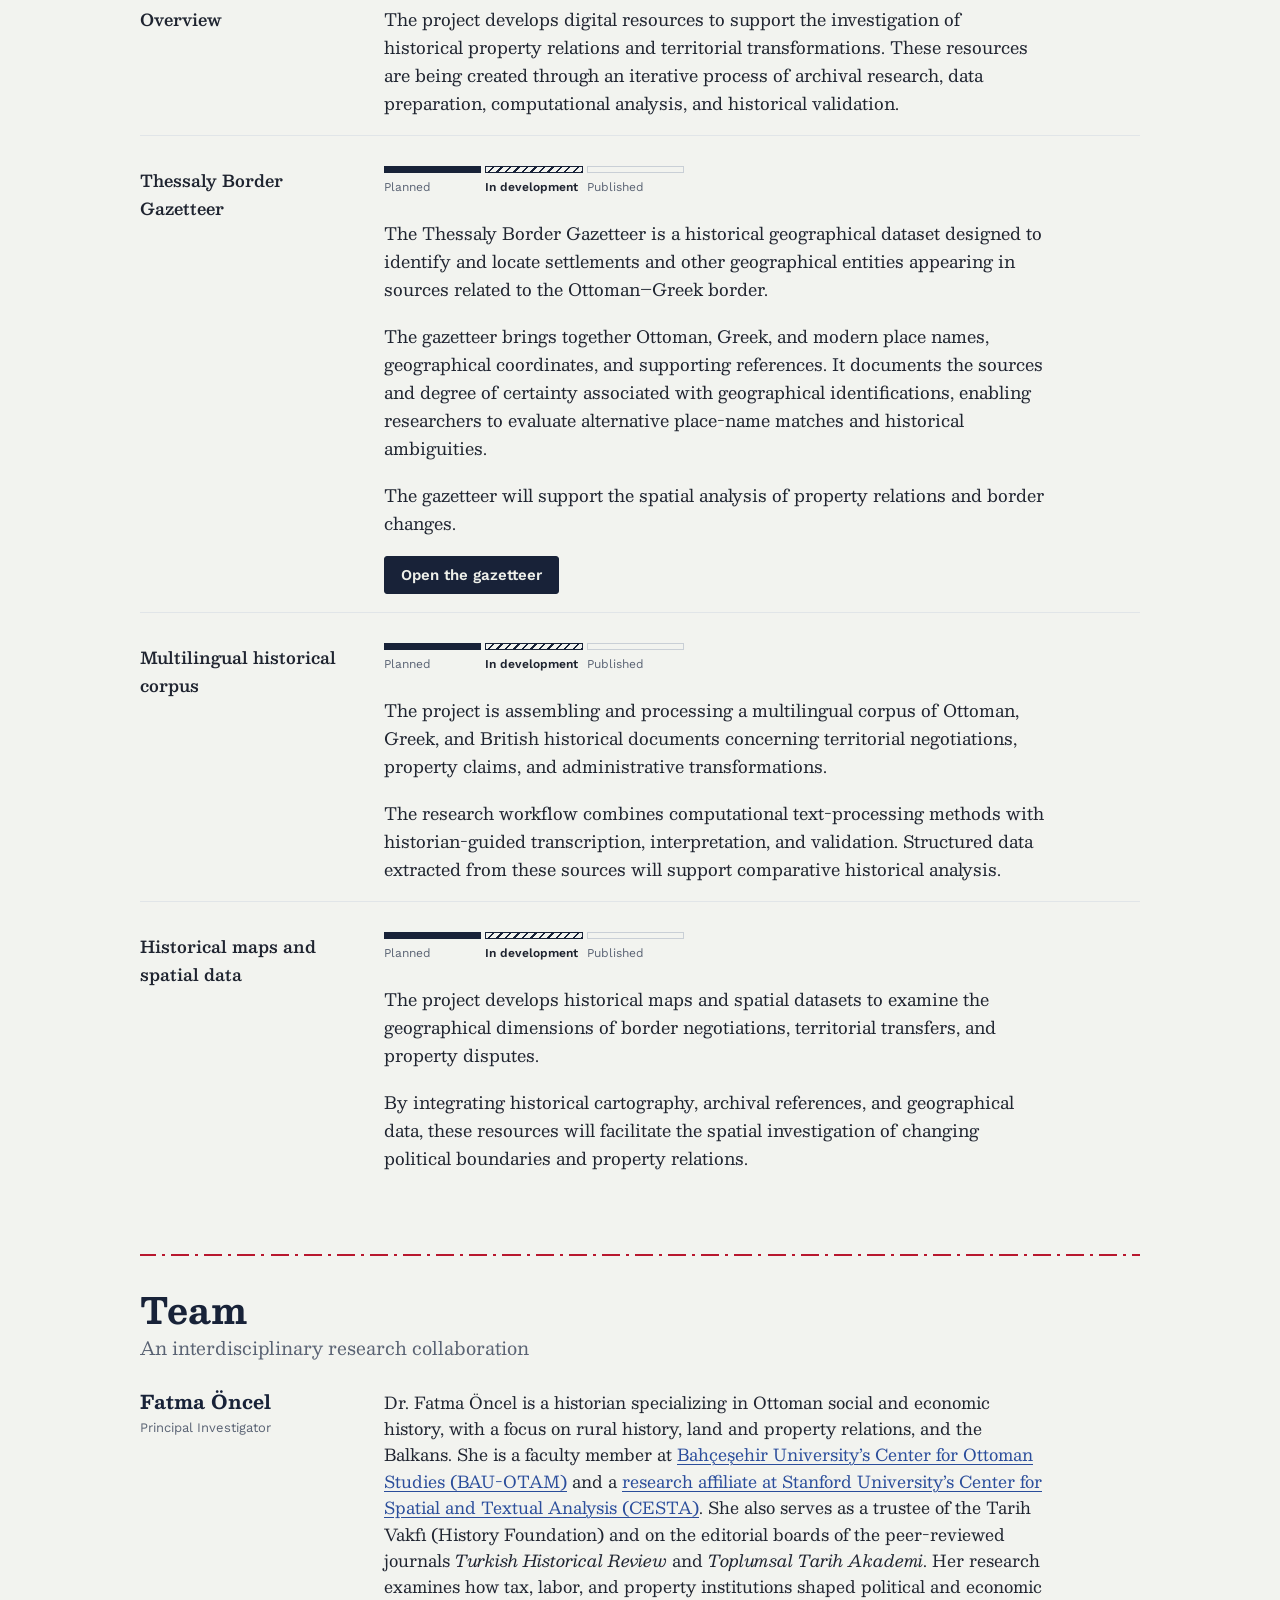
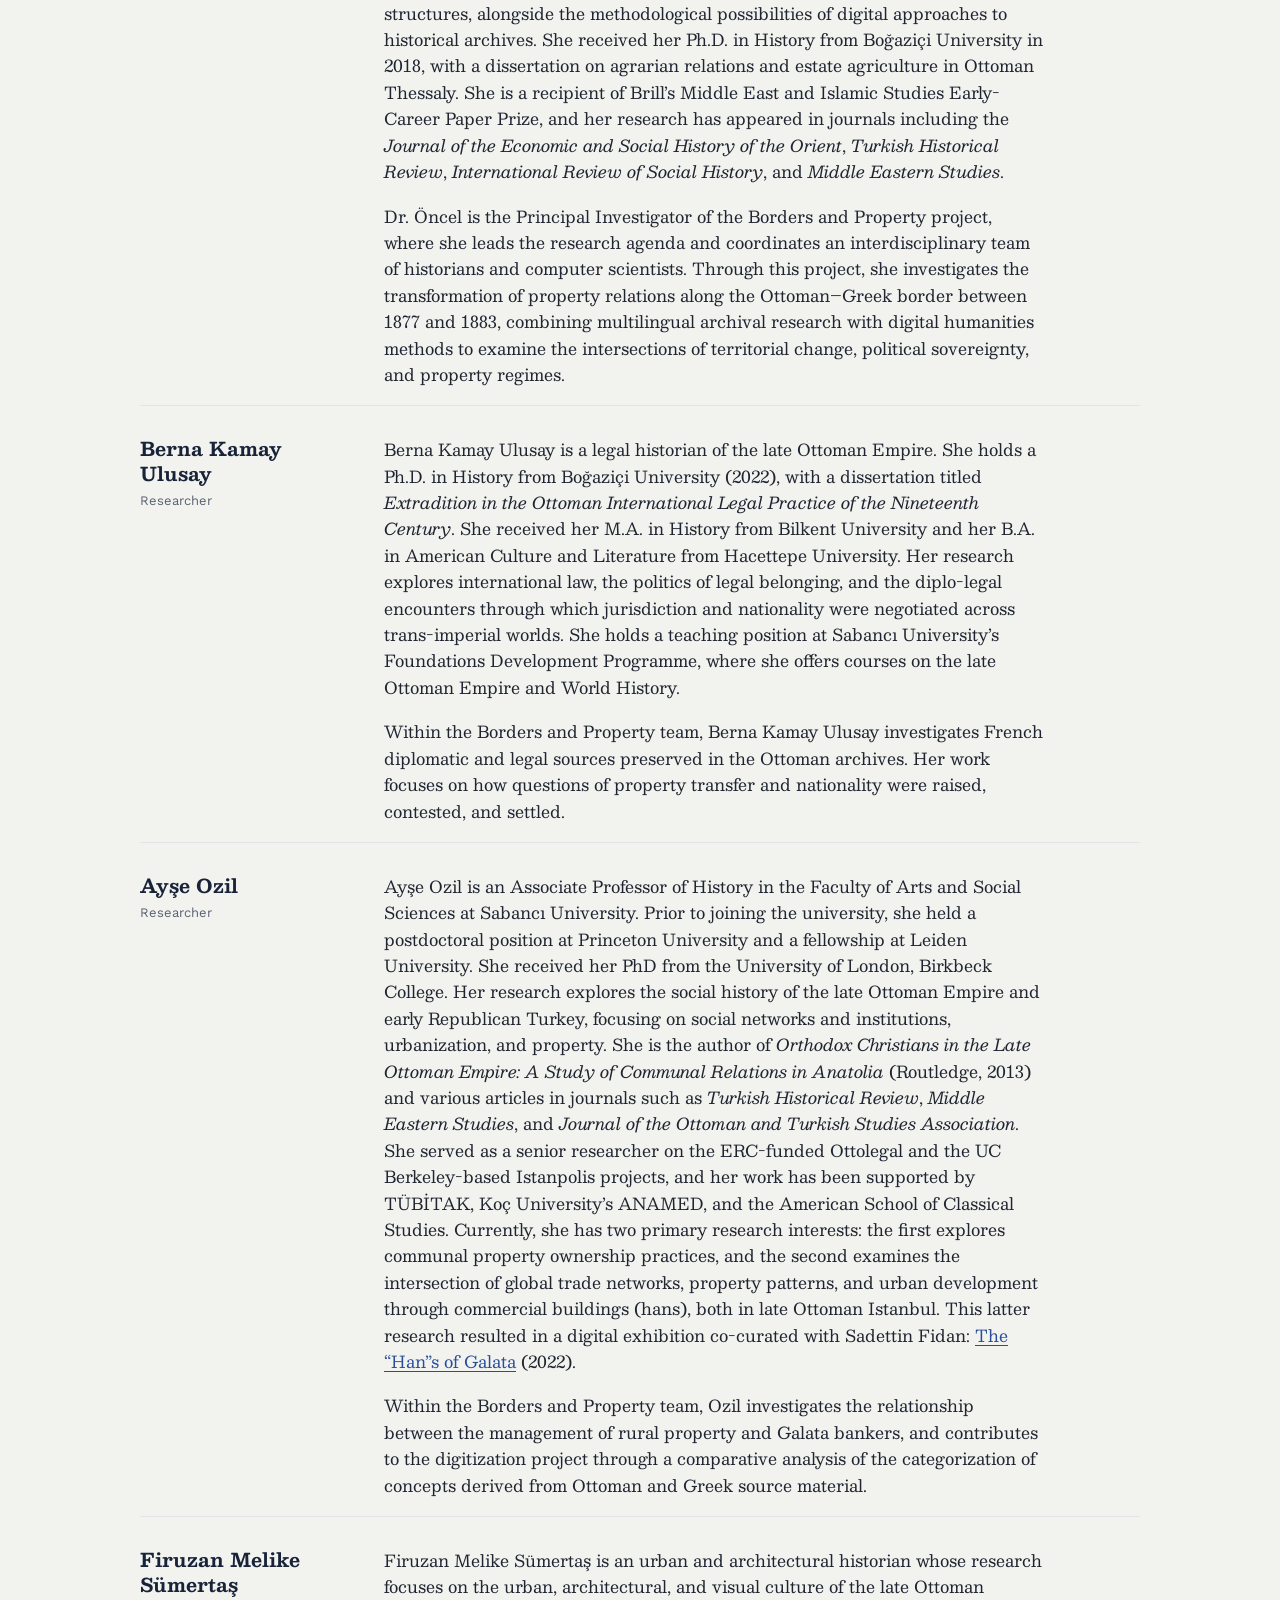
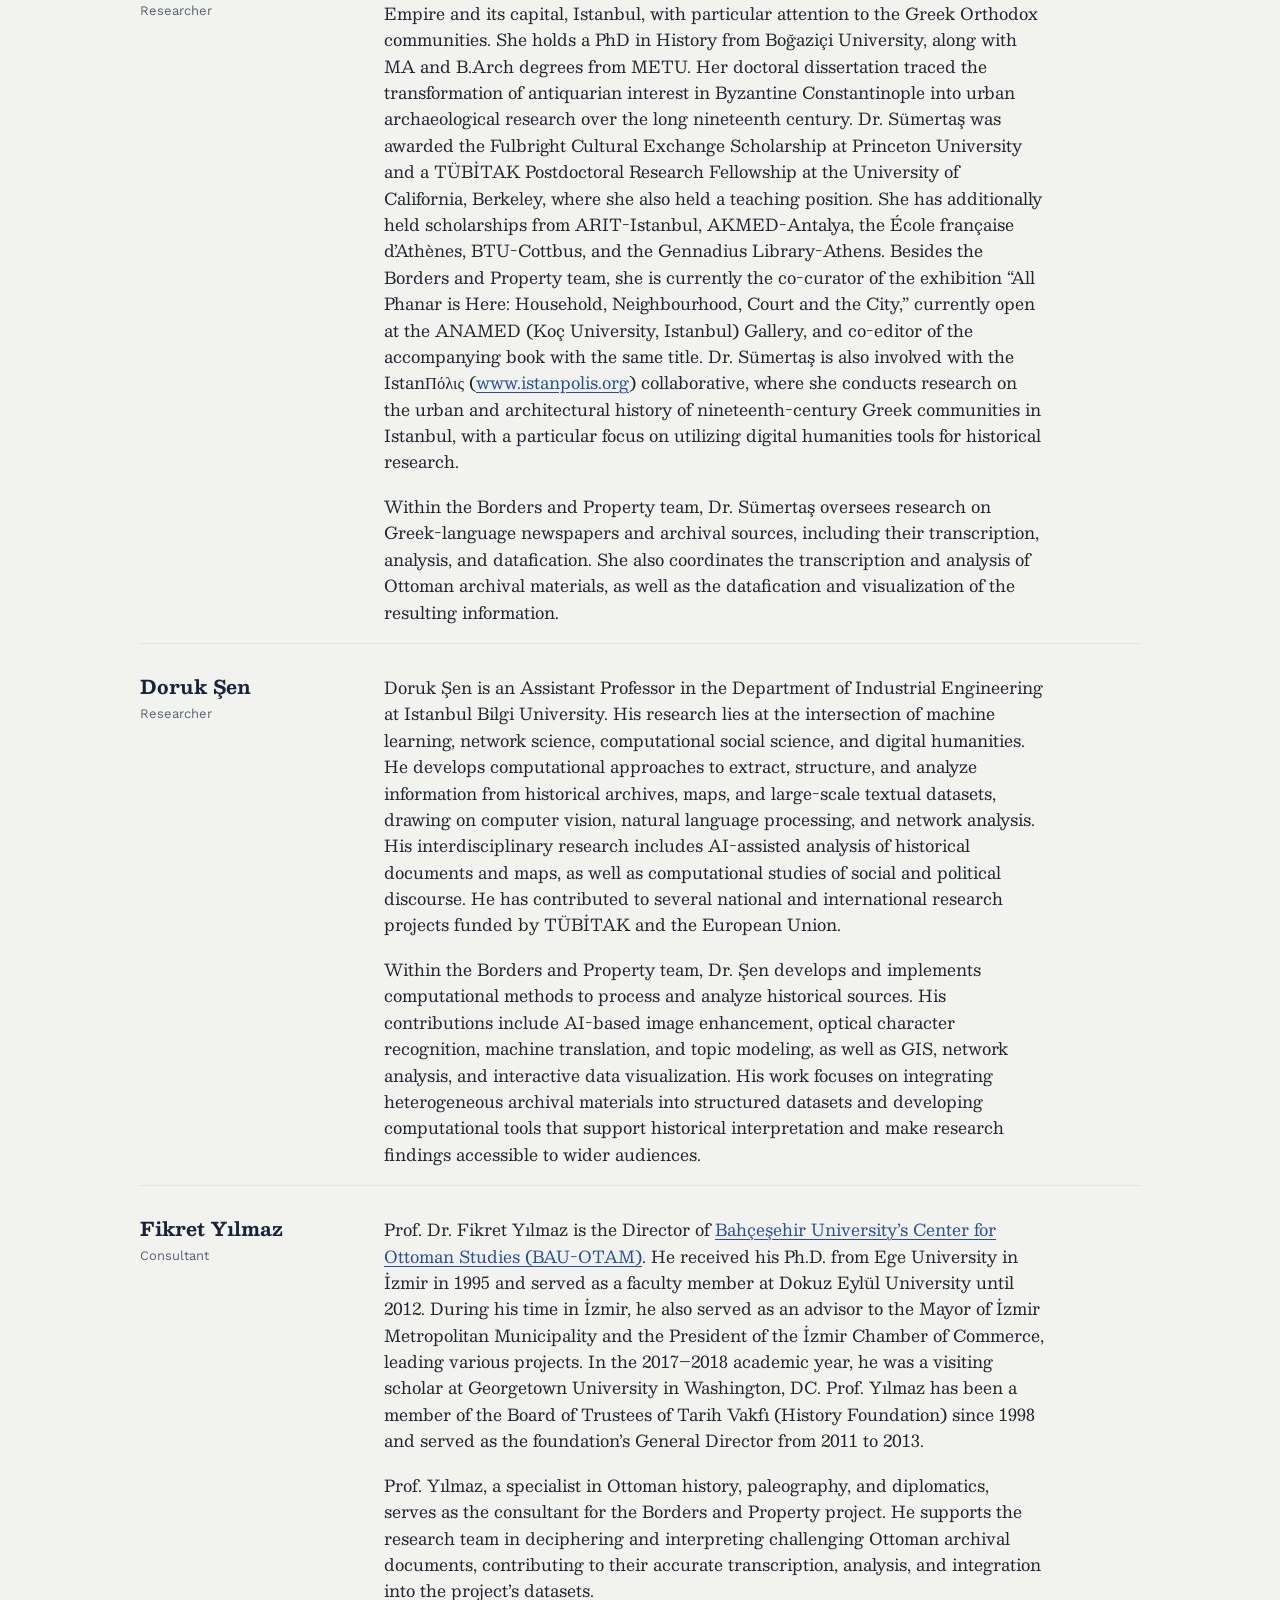
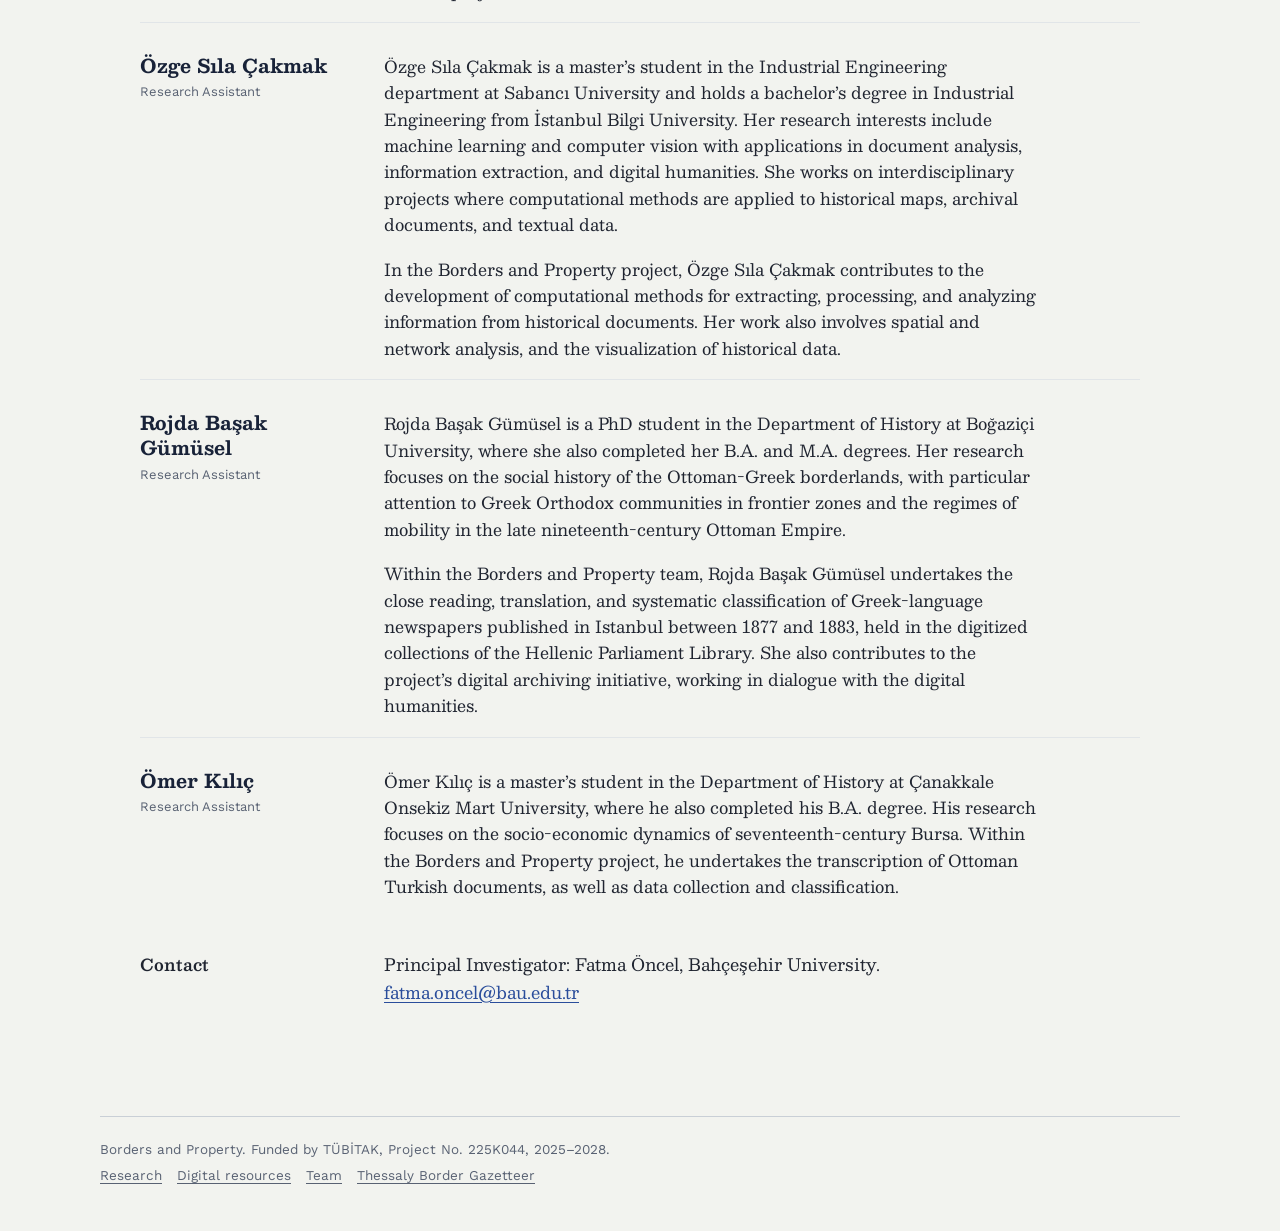
<file: resources/index.html>
<!DOCTYPE html>
<html lang="en">
<head>
  <meta charset="UTF-8">
  <title>Borders and Property</title>
  <meta name="robots" content="noindex">
  <link rel="canonical" href="https://borders-and-property.github.io/#resources">
  <meta http-equiv="refresh" content="0; url=/#resources">
  <script>location.replace('/#resources');</script>
</head>
<body>
  <p>This section has moved. <a href="/#resources">Continue to Borders and Property</a>.</p>
</body>
</html>
</file>
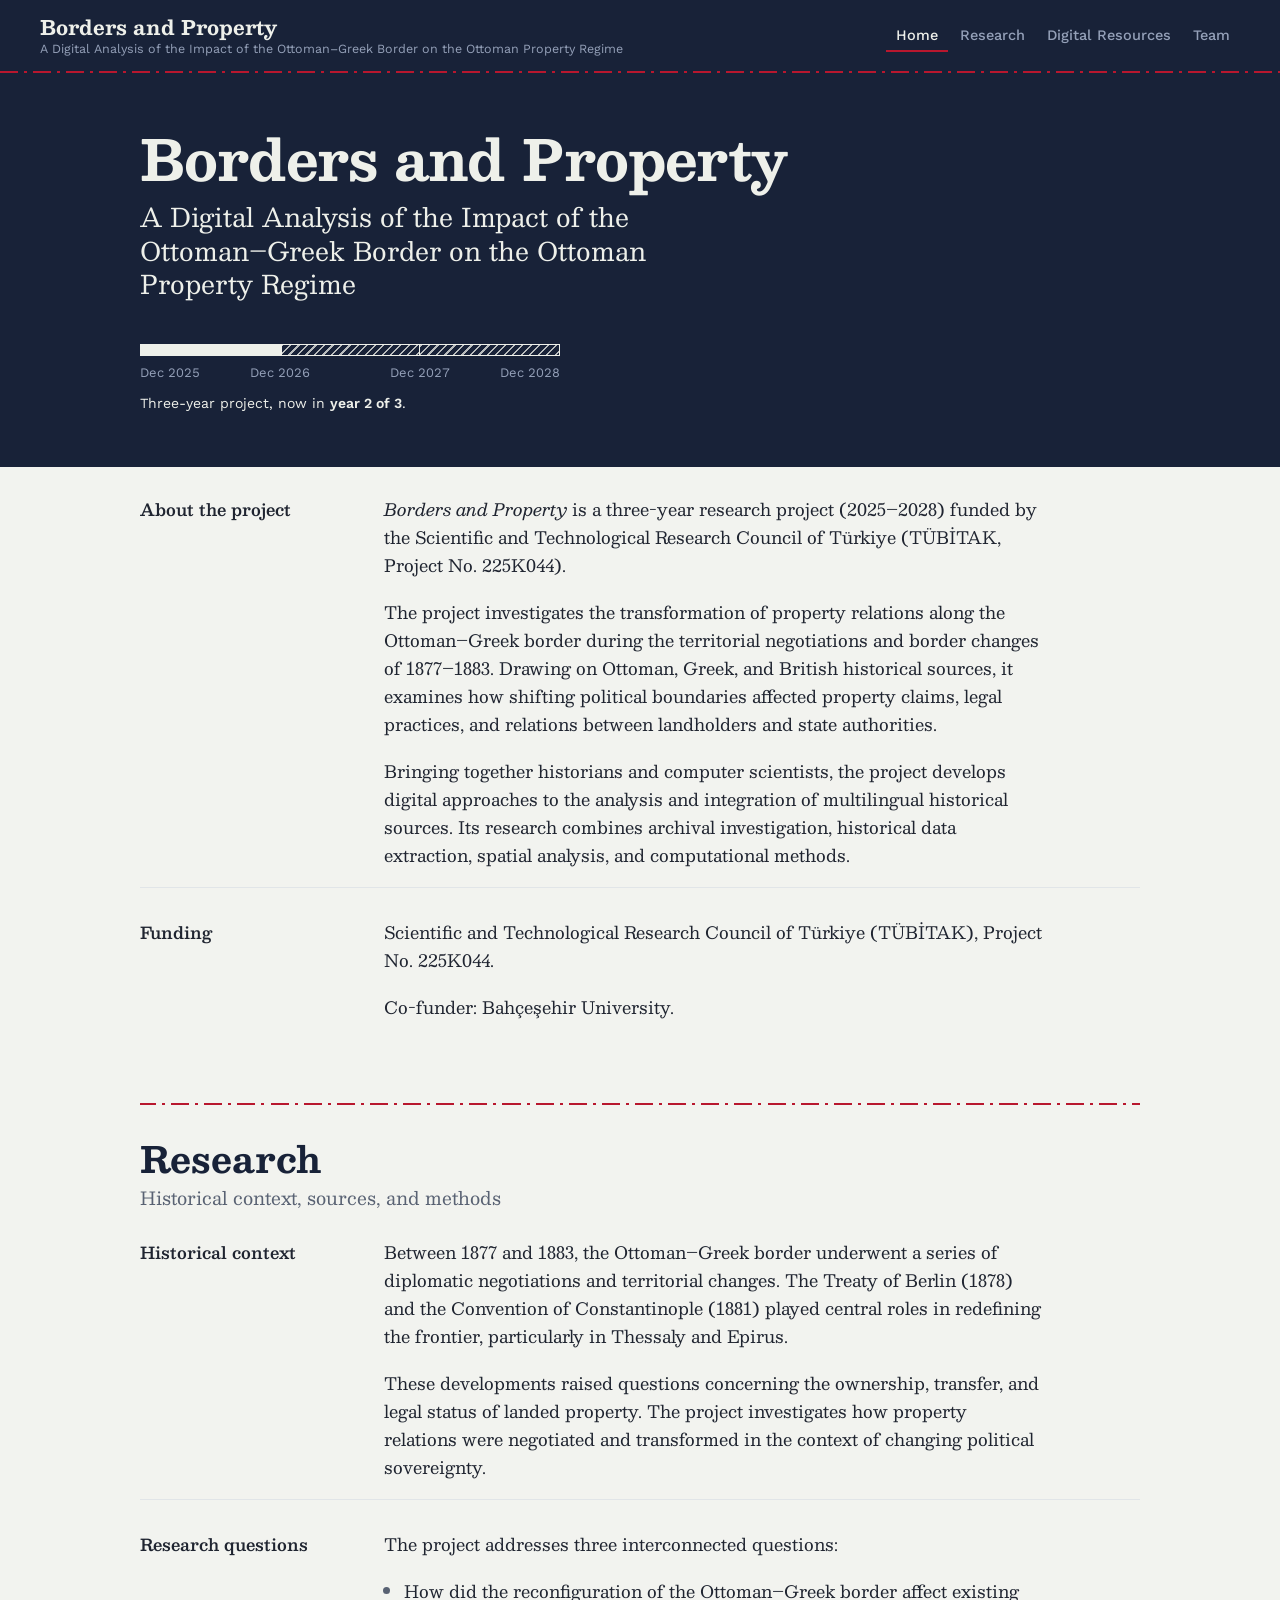
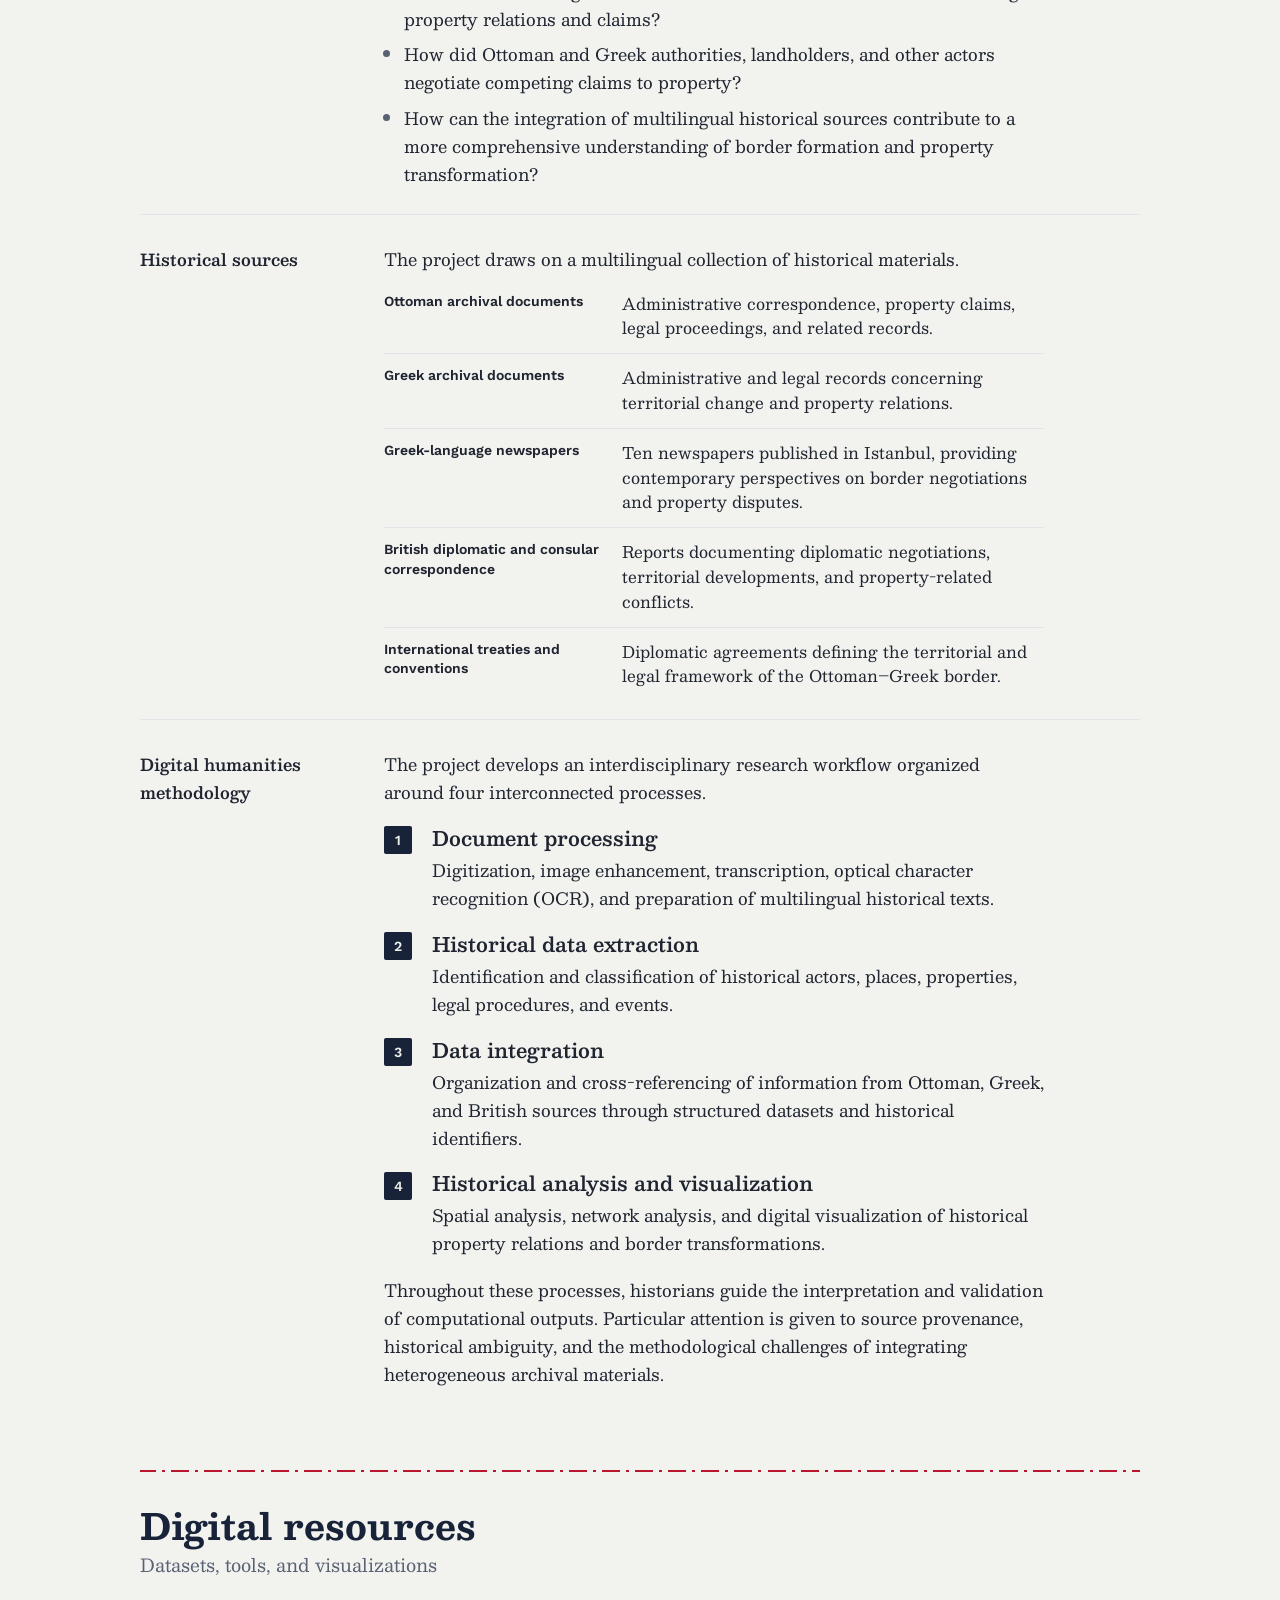
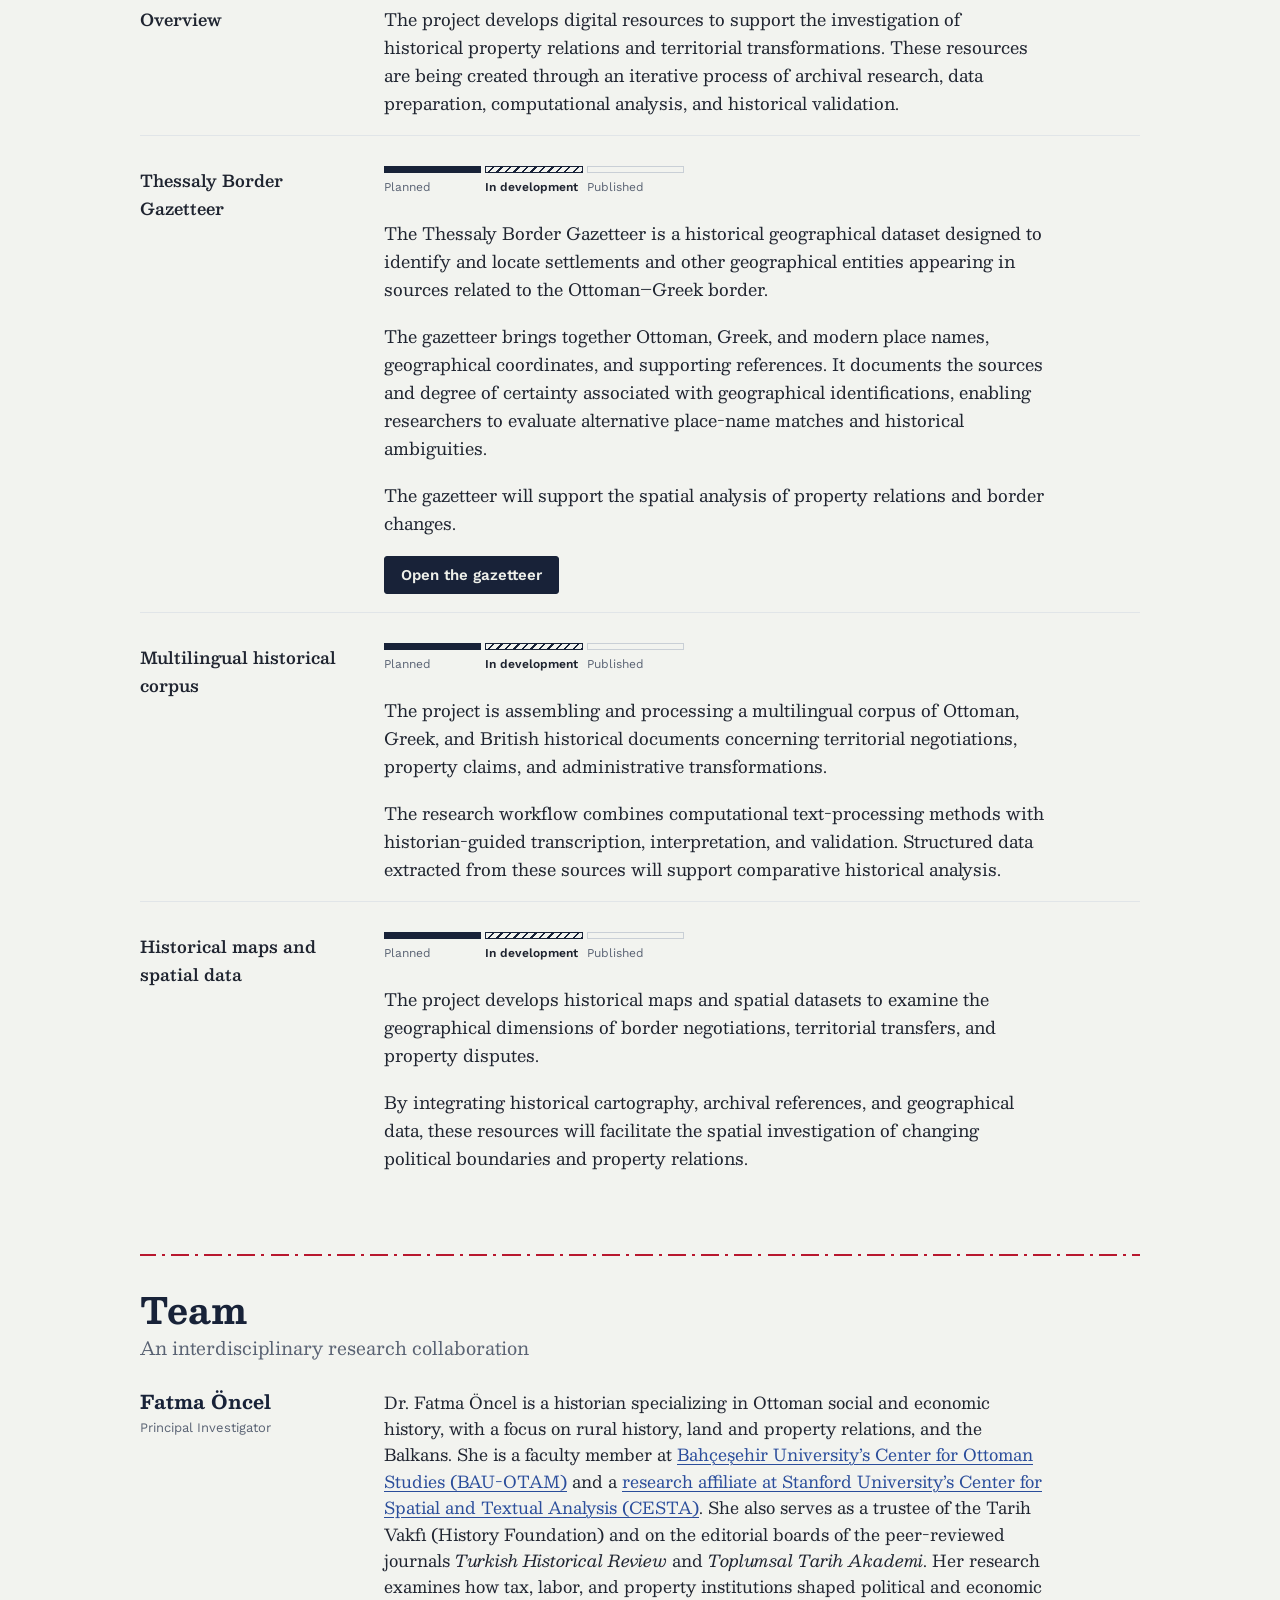
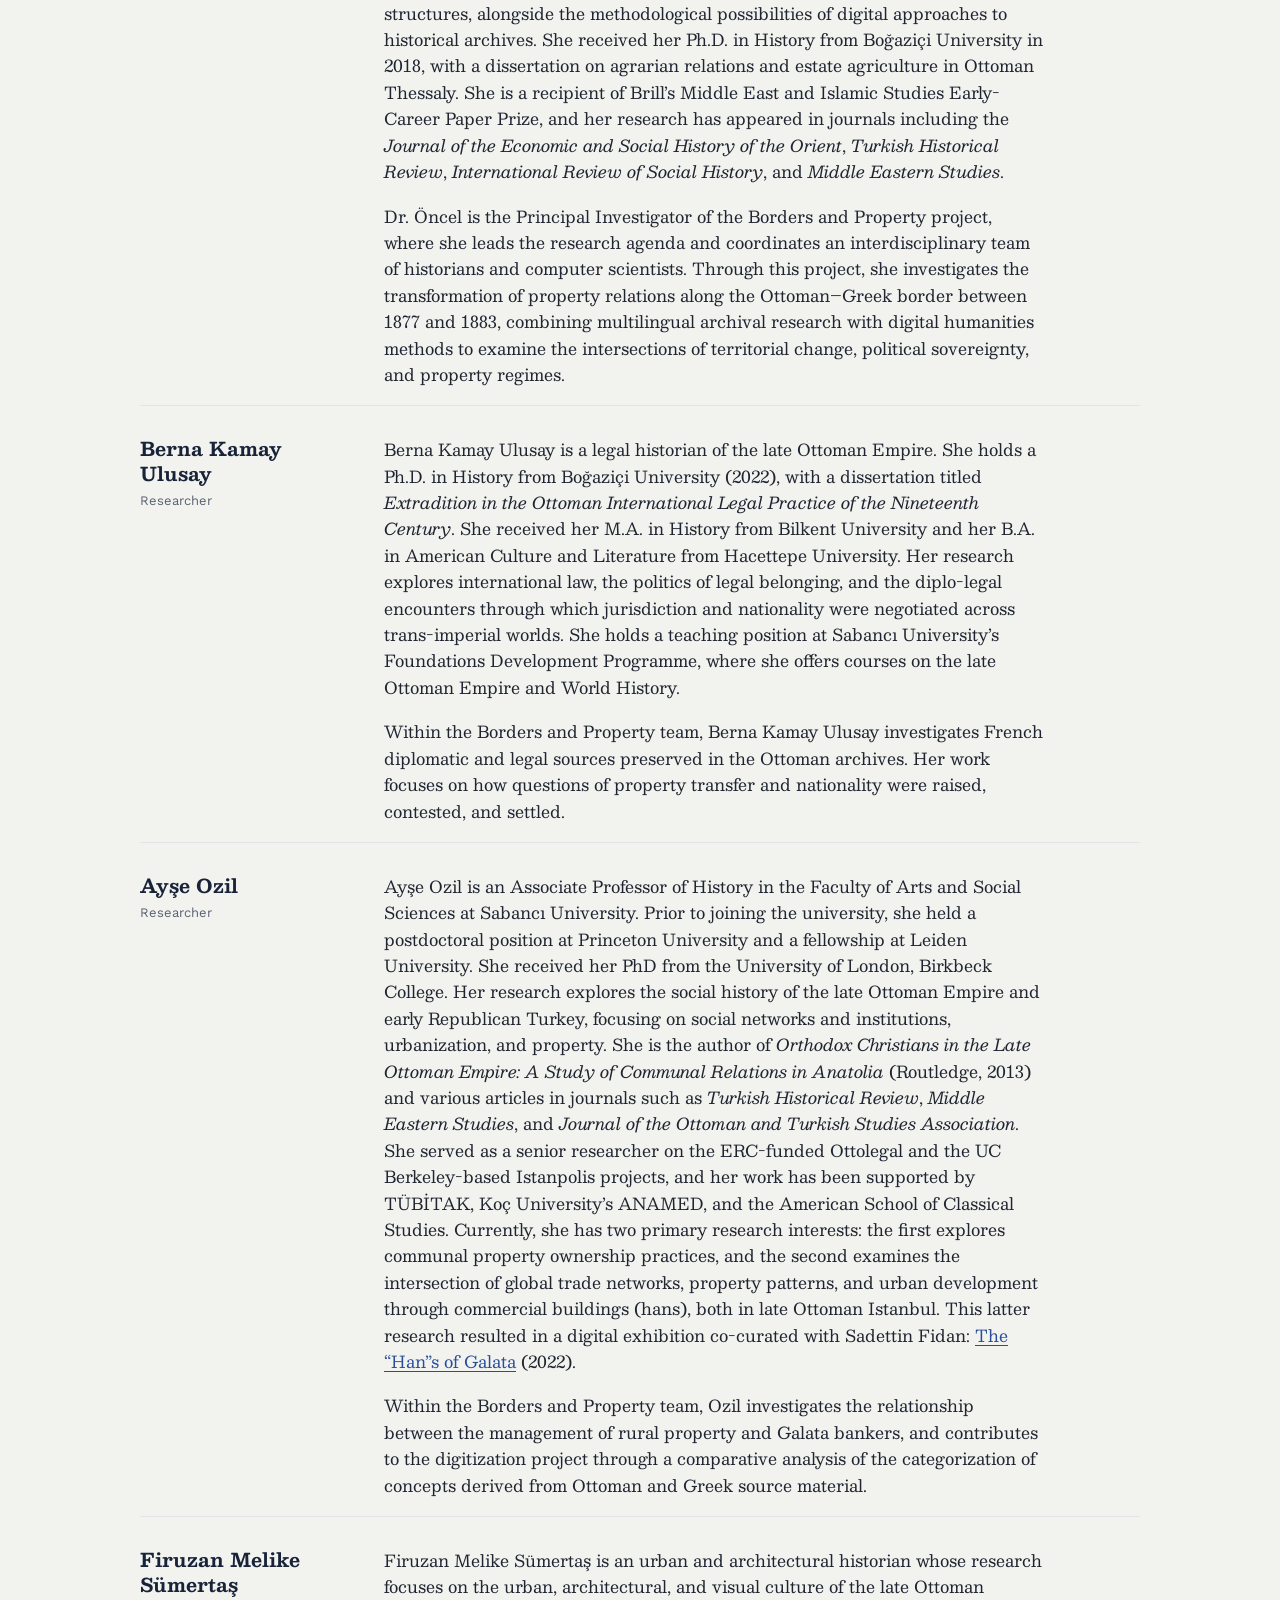
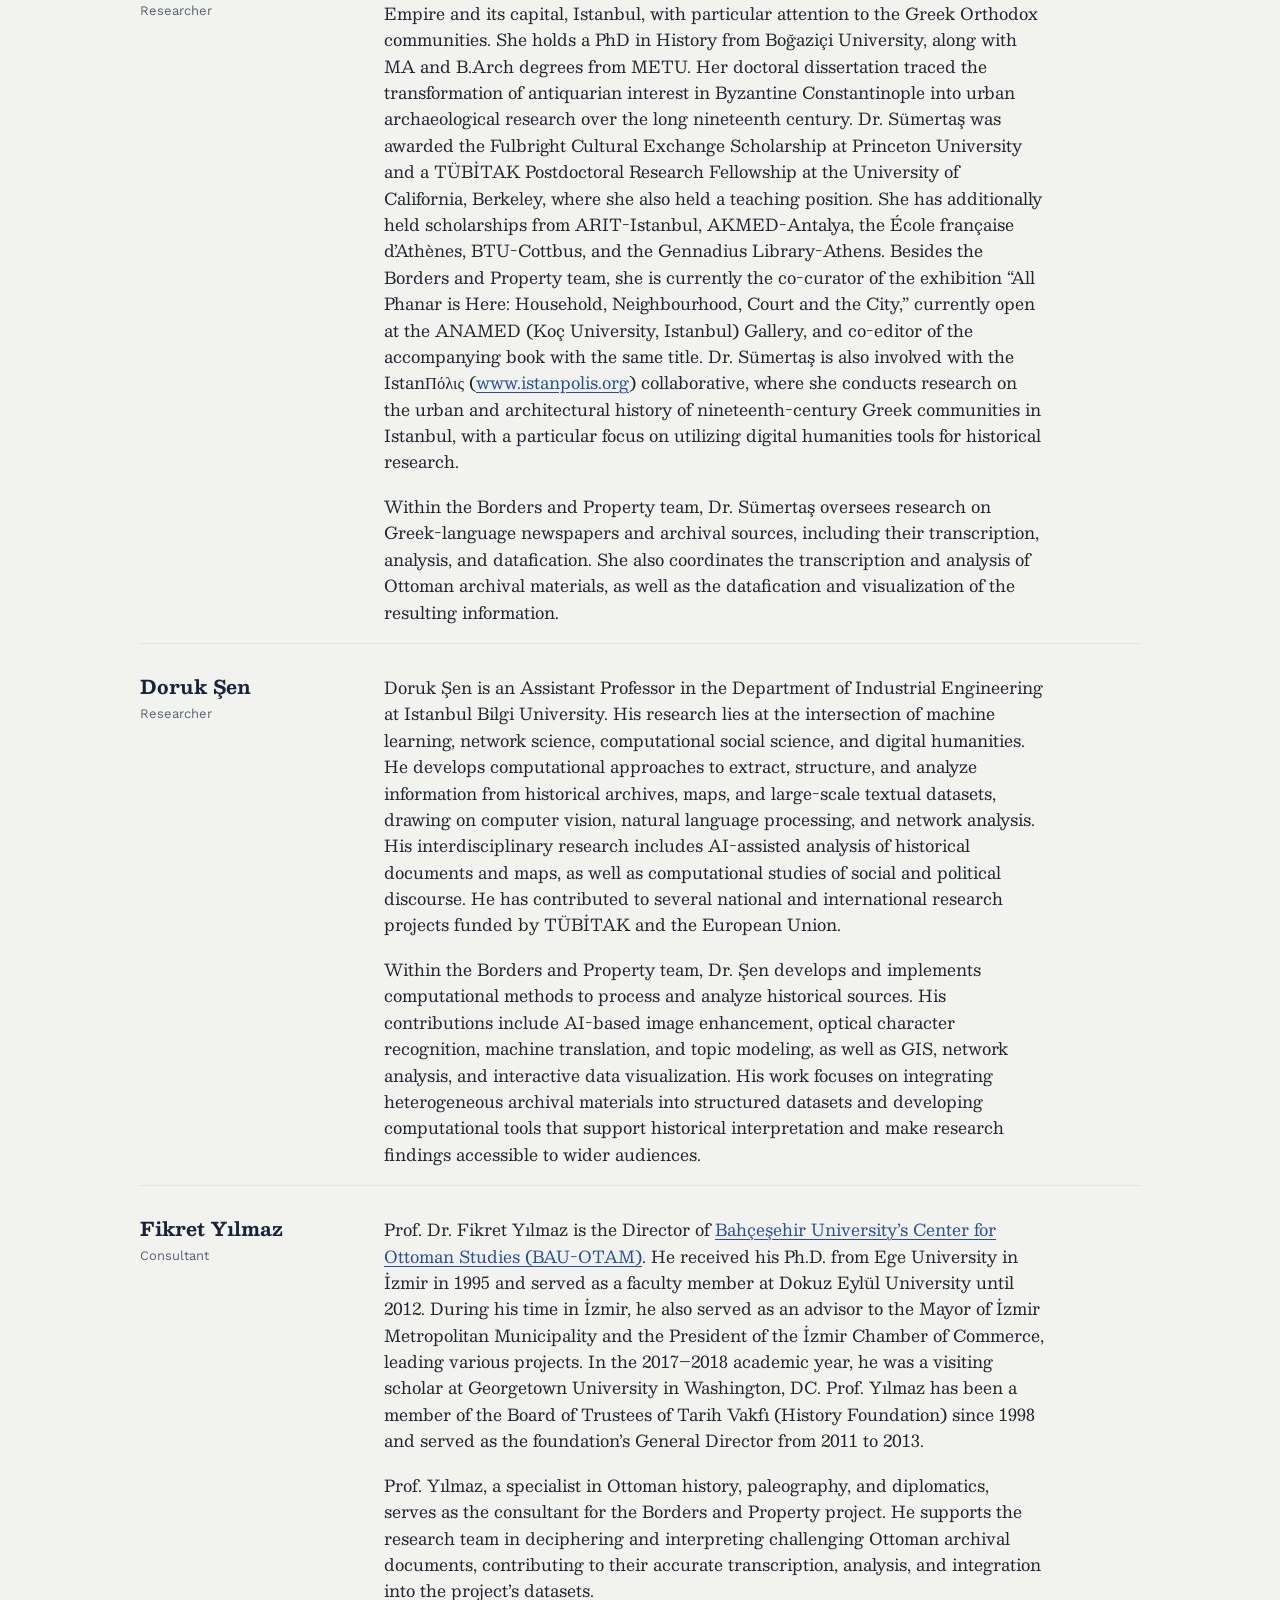
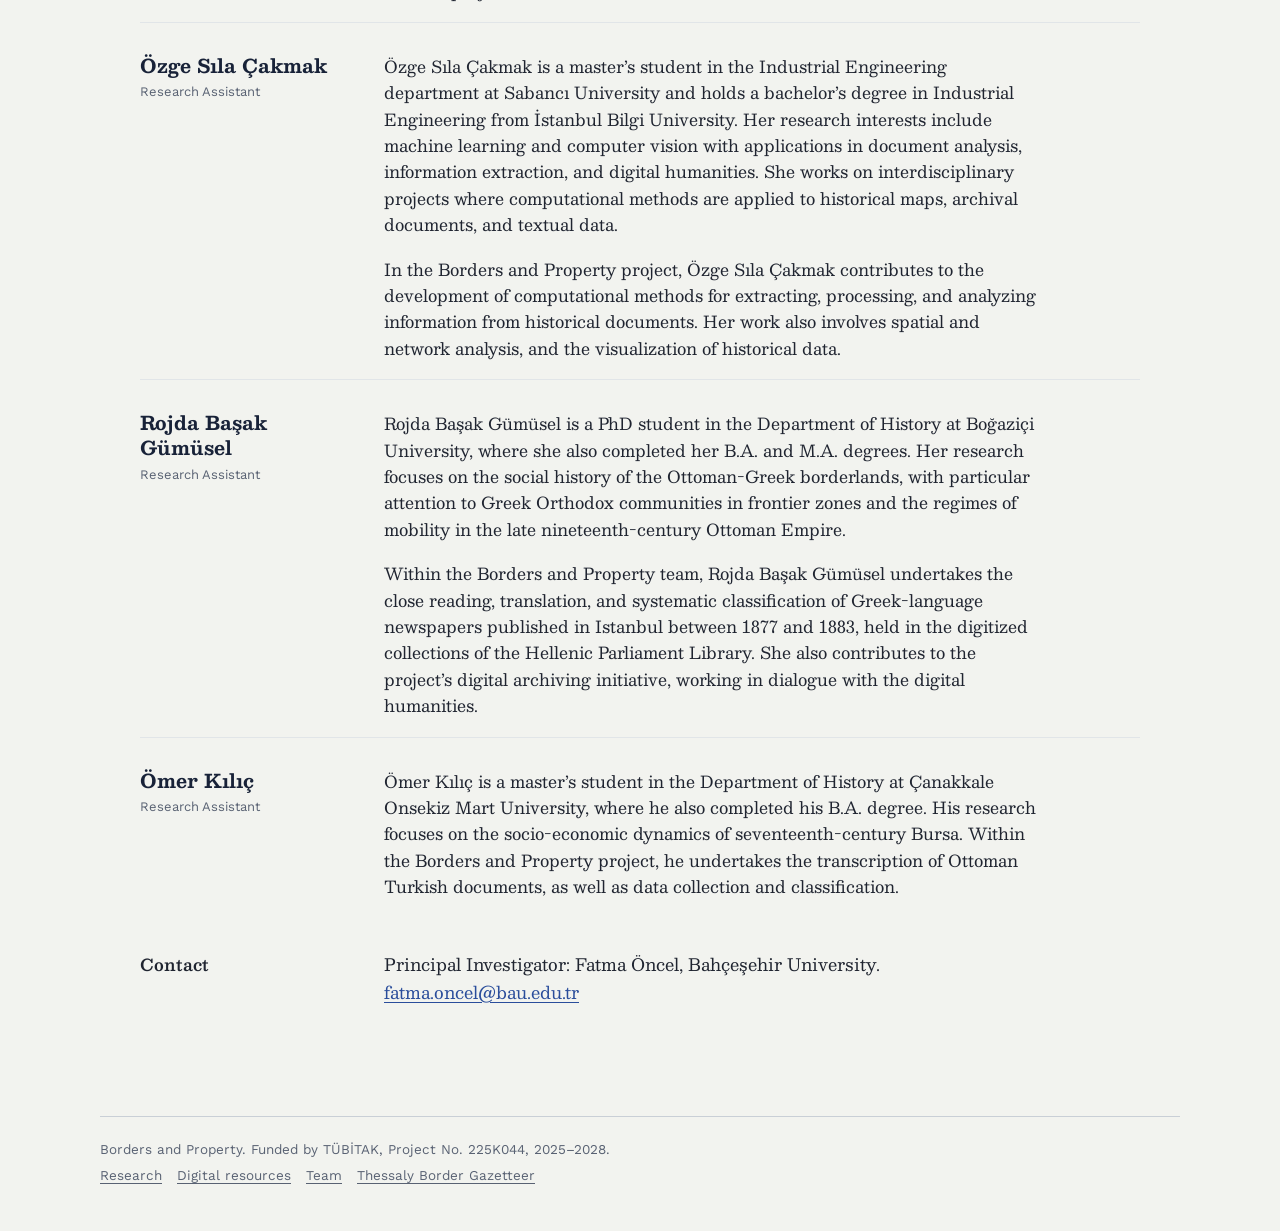
<file: team/index.html>
<!DOCTYPE html>
<html lang="en">
<head>
  <meta charset="UTF-8">
  <title>Borders and Property</title>
  <meta name="robots" content="noindex">
  <link rel="canonical" href="https://borders-and-property.github.io/#team">
  <meta http-equiv="refresh" content="0; url=/#team">
  <script>location.replace('/#team');</script>
</head>
<body>
  <p>This section has moved. <a href="/#team">Continue to Borders and Property</a>.</p>
</body>
</html>
</file>
<file: site.css>
/* Borders and Property — shared styles
   Palette: iron-gall ink, document white, carmine boundary line, cobalt wash.
   Type: Besley, a Clarendon (the slab of Victorian official printing and maps) for titles and text;
         Work Sans, drawn after the early British grotesques, for navigation, labels and figures. */

:root{
  --header-h: 72px;

  --paper:        #f2f3ef;
  --sheet:        #ffffff;
  --ink:          #182238;
  --ink-2:        #22304d;
  --on-ink:       #eef0ea;
  --on-ink-soft:  #94a0b8;

  --text:         #1f2430;
  --text-soft:    #596273;
  --rule:         #c9cfd6;
  --rule-soft:    #e1e5e8;

  --frontier:     #b8172e;
  --cobalt:       #2a4d9b;

  --hatch-dark:   repeating-linear-gradient(135deg, var(--ink) 0 1.5px, transparent 1.5px 6px);
  --hatch-light:  repeating-linear-gradient(135deg, rgba(238,240,234,.75) 0 1.5px, transparent 1.5px 6px);

  --serif: "Besley", "Clarendon", "Rockwell", Georgia, serif;
  --sans:  "Work Sans", "Helvetica Neue", Arial, sans-serif;

  --measure: 66ch;
  --gutter: clamp(16px, 4vw, 40px);
}

*{ box-sizing:border-box; }
html{ -webkit-text-size-adjust:100%; scroll-behavior:smooth; scroll-padding-top:var(--header-h); }
@media (prefers-reduced-motion: reduce){ html{ scroll-behavior:auto; } }
body{
  margin:0; background:var(--paper); color:var(--text);
  font-family:var(--serif); font-size:17px; line-height:1.65;
  -webkit-font-smoothing:antialiased; text-rendering:optimizeLegibility;
}
a{ color:var(--cobalt); text-decoration:underline; text-decoration-thickness:1px; text-underline-offset:3px; }
a:hover{ color:var(--frontier); }
a:focus-visible, button:focus-visible{ outline:2px solid var(--frontier); outline-offset:3px; }
p{ margin:0 0 1.1em; }
em{ font-style:italic; }

/* ---------- Header: one band shared by every page, including the gazetteer ---------- */
.app-header{
  position:fixed; inset:0 0 auto 0; height:var(--header-h); z-index:2000;
  display:flex; align-items:center; gap:24px;
  padding:0 var(--gutter);
  background:var(--ink); color:var(--on-ink);
}
.brand{ display:flex; flex-direction:column; justify-content:center; min-width:0; text-decoration:none; color:inherit; }
.brand:hover{ color:inherit; }
.brand-name{
  font-family:var(--serif); font-size:20px; font-weight:700; line-height:1.1; letter-spacing:0;
  color:var(--on-ink); white-space:nowrap;
}
.brand-sub{
  margin-top:3px; font-family:var(--sans); font-size:12.5px; line-height:1.2; font-weight:400;
  color:var(--on-ink-soft); white-space:nowrap; overflow:hidden; text-overflow:ellipsis;
}

.site-nav{ margin-left:auto; display:flex; align-items:center; gap:2px; flex:0 0 auto; max-width:100%; }
.site-nav a{
  font-family:var(--sans); font-size:14.5px; font-weight:500; line-height:1;
  color:var(--on-ink-soft); text-decoration:none; white-space:nowrap;
  padding:9px 10px 7px; border-bottom:2px solid transparent;
}
.site-nav a:hover{ color:var(--on-ink); }
.site-nav a[aria-current]{ color:var(--on-ink); border-bottom-color:var(--frontier); }

/* Boundary symbol: the dash-dot line of an international frontier, drawn once on load. */
.frontier-line{
  position:fixed; left:0; right:0; top:calc(var(--header-h) - 1px); height:2px; z-index:2001;
  background:repeating-linear-gradient(to right,
    var(--frontier) 0 18px, transparent 18px 24px,
    var(--frontier) 24px 27px, transparent 27px 33px);
  clip-path:inset(0 100% 0 0);
  animation:draw 1.1s cubic-bezier(.72,0,.2,1) .1s forwards;
}
@keyframes draw{ to{ clip-path:inset(0 0 0 0); } }

/* Narrow screens: brand on one row, navigation on the next. */
@media (max-width:720px){
  :root{ --header-h: 102px; }
  .app-header{ flex-wrap:wrap; align-content:center; gap:6px 12px; padding-top:4px; }
  .brand{ flex:1 1 100%; }
  .brand-sub{ display:none; }
  .site-nav{ margin-left:-8px; overflow-x:auto; scrollbar-width:none; }
  .site-nav::-webkit-scrollbar{ display:none; }
  .site-nav a{ font-size:13.5px; font-stretch:85%; padding:8px 8px 6px; }
  .site-nav .long{ display:none; }
}
@media (max-width:360px){
  .site-nav a{ font-stretch:75%; padding:8px 6px 6px; }
}

/* ---------- Page scaffold ---------- */
.page{ max-width:1080px; margin:0 auto; padding:calc(var(--header-h) + 40px) var(--gutter) 64px; }
.hero + .page{ padding-top:16px; }

/* Side-headed sections: the heading sits in the margin beside its first paragraph,
   the way shoulder-notes do in nineteenth-century treatises. */
.section{
  display:grid; grid-template-columns:200px minmax(0, var(--measure)); column-gap:44px;
  padding:30px 0 18px; border-top:1px solid var(--rule-soft);
}
.section:first-of-type{ border-top:0; padding-top:12px; }
.section > h2, .section > h3{
  grid-column:1; margin:0; font-family:var(--serif); font-weight:600;
  font-size:16.5px; line-height:1.7; color:var(--text);
}
.section > .body{ grid-column:2; min-width:0; }
.body > :last-child{ margin-bottom:0; }
.body h3, .body h4{ font-family:var(--serif); font-weight:600; font-size:20px; line-height:1.3; margin:1.2em 0 .35em; }
.body h3:first-child, .body h4:first-child{ margin-top:0; }
.body ul{ padding-left:1.2em; margin:0 0 1.1em; }
.body li{ margin-bottom:.45em; }
.body li::marker{ color:var(--text-soft); }

@media (max-width:860px){
  .section{ grid-template-columns:1fr; row-gap:10px; }
  .section > h2, .section > h3, .section > .body{ grid-column:1; }
}

/* ---------- Parts of the single page: each opens by crossing a boundary line ---------- */
.part{ padding-bottom:28px; }
.part + .part{ margin-top:36px; }
.part-head{
  padding:34px 0 10px; margin-bottom:6px;
  border-top:2px solid transparent;
  border-image:repeating-linear-gradient(to right,
    var(--frontier) 0 18px, transparent 18px 24px,
    var(--frontier) 24px 27px, transparent 27px 33px) 2;
}
.part-head h2{ margin:0; font-family:var(--serif); font-weight:700; font-size:clamp(28px, 3.2vw, 36px); line-height:1.1; color:var(--ink); }
.part-head p{ margin:6px 0 0; font-family:var(--serif); font-size:18px; line-height:1.4; color:var(--text-soft); }
.part .section:first-of-type{ border-top:0; padding-top:12px; }
.part-home .section:first-of-type{ padding-top:12px; }

/* Small sans labels used where a word has to act like a caption, not a heading. */
.label{ font-family:var(--sans); font-size:13px; font-weight:500; color:var(--text-soft); }

/* ---------- Home hero ---------- */
.hero{ background:var(--ink); color:var(--on-ink); }
.hero-inner{ max-width:1080px; margin:0 auto; padding:calc(var(--header-h) + 56px) var(--gutter) 52px; }
.hero h1{
  margin:0 0 44px; font-family:var(--serif); font-weight:700;
  font-size:clamp(34px, 4.6vw, 56px); line-height:1.08; letter-spacing:-.01em;
}
.hero .title-sub{
  display:block; margin-top:12px; font-weight:400; letter-spacing:0;
  font-size:clamp(18px, 2vw, 26px); line-height:1.3; max-width:36ch;
}

/* Project timeline drawn as a map scale bar: surveyed time solid, unsurveyed time hatched. */
.scale{ max-width:420px; font-family:var(--sans); }
.scale-bar{ display:flex; height:12px; border:1px solid var(--on-ink); }
.scale-seg{ flex:1 1 0; position:relative; background:var(--hatch-light); }
.scale-seg + .scale-seg{ border-left:1px solid var(--on-ink); }
.scale-seg .fill{ position:absolute; inset:0 auto 0 0; width:0; background:var(--on-ink); }
.scale-ticks{ position:relative; height:20px; margin:6px 0 0; padding:0; list-style:none; font-size:13px; color:var(--on-ink-soft); font-variant-numeric:tabular-nums; }
.scale-ticks li{ position:absolute; top:0; transform:translateX(-50%); white-space:nowrap; }
.scale-ticks li:first-child{ transform:none; }
.scale-ticks li:last-child{ transform:translateX(-100%); }
.scale-note{ margin:10px 0 0; font-size:14px; color:var(--on-ink); }
.scale-note strong{ font-weight:600; }

/* ---------- Resource status: a three-stage pipeline, the current stage hatched ---------- */
.status{ list-style:none; margin:0 0 18px; padding:0; display:grid; grid-template-columns:repeat(3, 1fr); gap:4px; max-width:300px; }
.status li{ font-family:var(--sans); font-size:12px; line-height:1.3; color:var(--text-soft); white-space:nowrap; }
.status li::before{ content:""; display:block; height:7px; margin-bottom:7px; box-shadow:inset 0 0 0 1px var(--rule); }
.status li.is-done::before{ background:var(--ink); box-shadow:none; }
.status li.is-now::before{ background:var(--hatch-dark); box-shadow:inset 0 0 0 1px var(--ink); }
.status li.is-now{ color:var(--text); font-weight:600; }

/* ---------- Sheets: a white document laid on the desk ---------- */
.sheet{
  background:var(--sheet); border:1px solid var(--rule-soft); border-radius:3px;
  padding:22px 26px 24px; max-width:var(--measure);
}
.sheet h3, .sheet h4{ margin:0 0 4px; }
.sheet .status{ margin:8px 0 16px; }

.btn{
  display:inline-block; font-family:var(--sans); font-size:15px; font-weight:600; line-height:1;
  color:var(--on-ink); background:var(--ink); text-decoration:none;
  padding:11px 16px 10px; border-radius:3px; border:1px solid var(--ink);
}
.btn:hover{ color:var(--on-ink); background:var(--ink-2); }

/* ---------- People: same side-headed grid as .section (name and role in the margin, bio beside) ---------- */
.people{ display:flex; flex-direction:column; margin:0 0 20px; }
.person{
  display:grid; grid-template-columns:200px minmax(0, var(--measure)); column-gap:44px; align-items:start;
  padding:30px 0 18px; border-top:1px solid var(--rule-soft);
}
.person:first-child{ border-top:0; padding-top:12px; }
.person-text{ display:contents; }
.person-name{ grid-column:1; grid-row:1; margin:0; font-family:var(--serif); font-weight:700; font-size:19px; line-height:1.3; color:var(--ink); }
.person-role{ grid-column:1; grid-row:2; margin:6px 0 0; font-family:var(--sans); font-size:13px; line-height:1.45; color:var(--text-soft); }
.person-bio{ grid-column:2; grid-row:1 / span 3; min-width:0; font-size:16.5px; line-height:1.6; }
.person-bio > :last-child{ margin-bottom:0; }
.person-photo{
  width:200px; aspect-ratio:1 / 1; overflow:hidden; border:1px solid var(--rule);
  background:var(--hatch-dark); background-color:var(--paper);   /* hatched until a photo arrives */
}
.person-photo img{ display:block; width:100%; height:100%; object-fit:cover; }

@media (max-width:860px){
  .person{ grid-template-columns:1fr; row-gap:0; }
  .person-name, .person-role, .person-bio{ grid-column:1; grid-row:auto; }
  .person-role{ margin:4px 0 12px; }
}

/* ---------- Tables ---------- */
.sources{ width:100%; border-collapse:collapse; margin:0 0 1.1em; }
.sources th, .sources td{ text-align:left; vertical-align:top; padding:12px 0; border-top:1px solid var(--rule-soft); }
.sources th{ font-family:var(--sans); font-size:14px; font-weight:600; color:var(--text); width:36%; padding-right:20px; line-height:1.4; }
.sources td{ font-size:16px; line-height:1.55; }
.sources tr:first-child th, .sources tr:first-child td{ border-top:0; padding-top:0; }

/* ---------- Numbered workflow (a real sequence) ---------- */
.workflow{ list-style:none; margin:0 0 1.1em; padding:0; counter-reset:step; }
.workflow li{ position:relative; padding-left:48px; margin-bottom:1em; counter-increment:step; }
.workflow li::before{
  content:counter(step); position:absolute; left:0; top:.1em;
  font-family:var(--sans); font-size:14px; font-weight:600; color:var(--on-ink);
  background:var(--ink); width:28px; height:28px; line-height:28px; text-align:center; border-radius:2px;
}
.workflow h3, .workflow h4{ margin:0 0 .25em; }

/* ---------- Footer ---------- */
.site-footer{ border-top:1px solid var(--rule); margin:0 var(--gutter); padding:22px 0 40px; max-width:1080px; }
@media (min-width:1160px){ .site-footer{ margin:0 auto; } }
.site-footer p{ margin:0 0 6px; font-family:var(--sans); font-size:13.5px; color:var(--text-soft); line-height:1.5; }
.site-footer a{ color:var(--text-soft); }

/* Placeholders the project team still has to fill in. Visible on purpose. */
.todo{ background:#fff3c4; color:#5a4500; padding:0 .3em; border-radius:2px; font-family:var(--sans); font-size:.9em; }

@media (prefers-reduced-motion: reduce){
  .frontier-line{ animation:none; clip-path:inset(0 0 0 0); }
}
</file>
